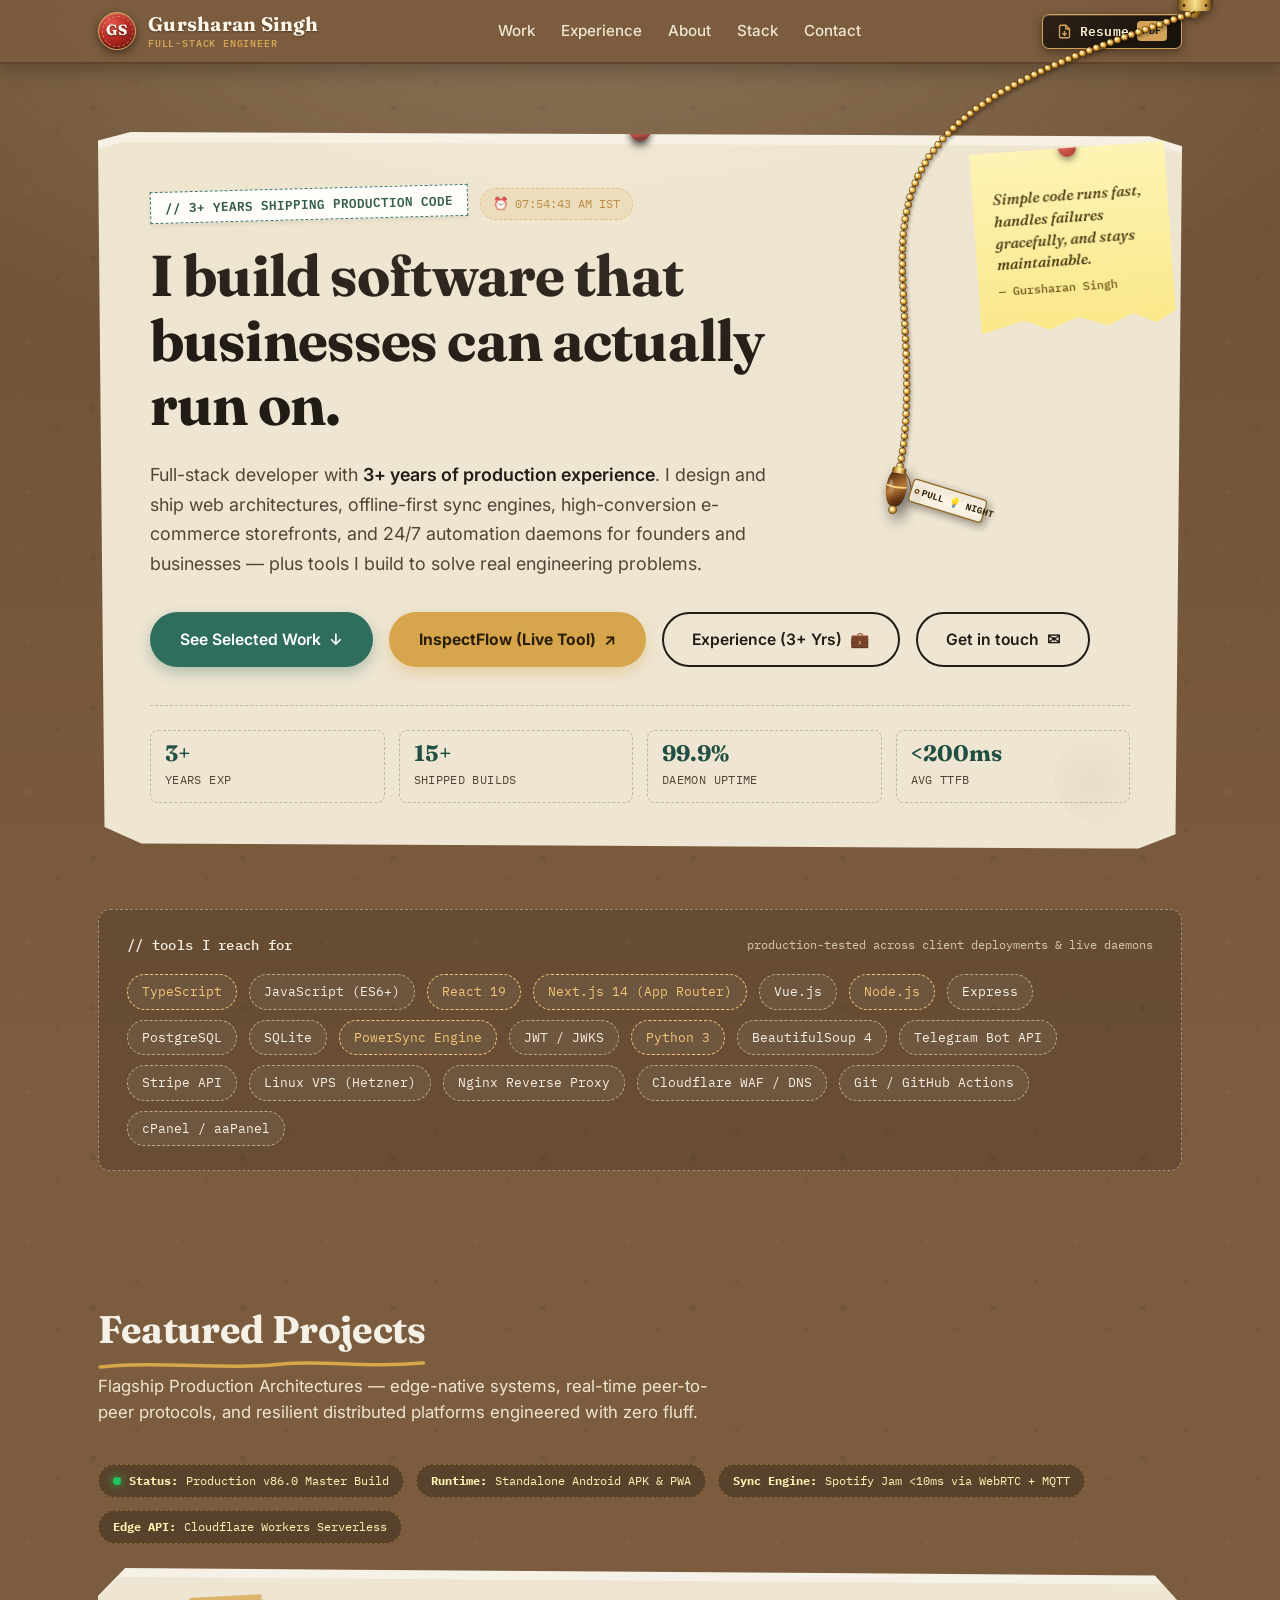
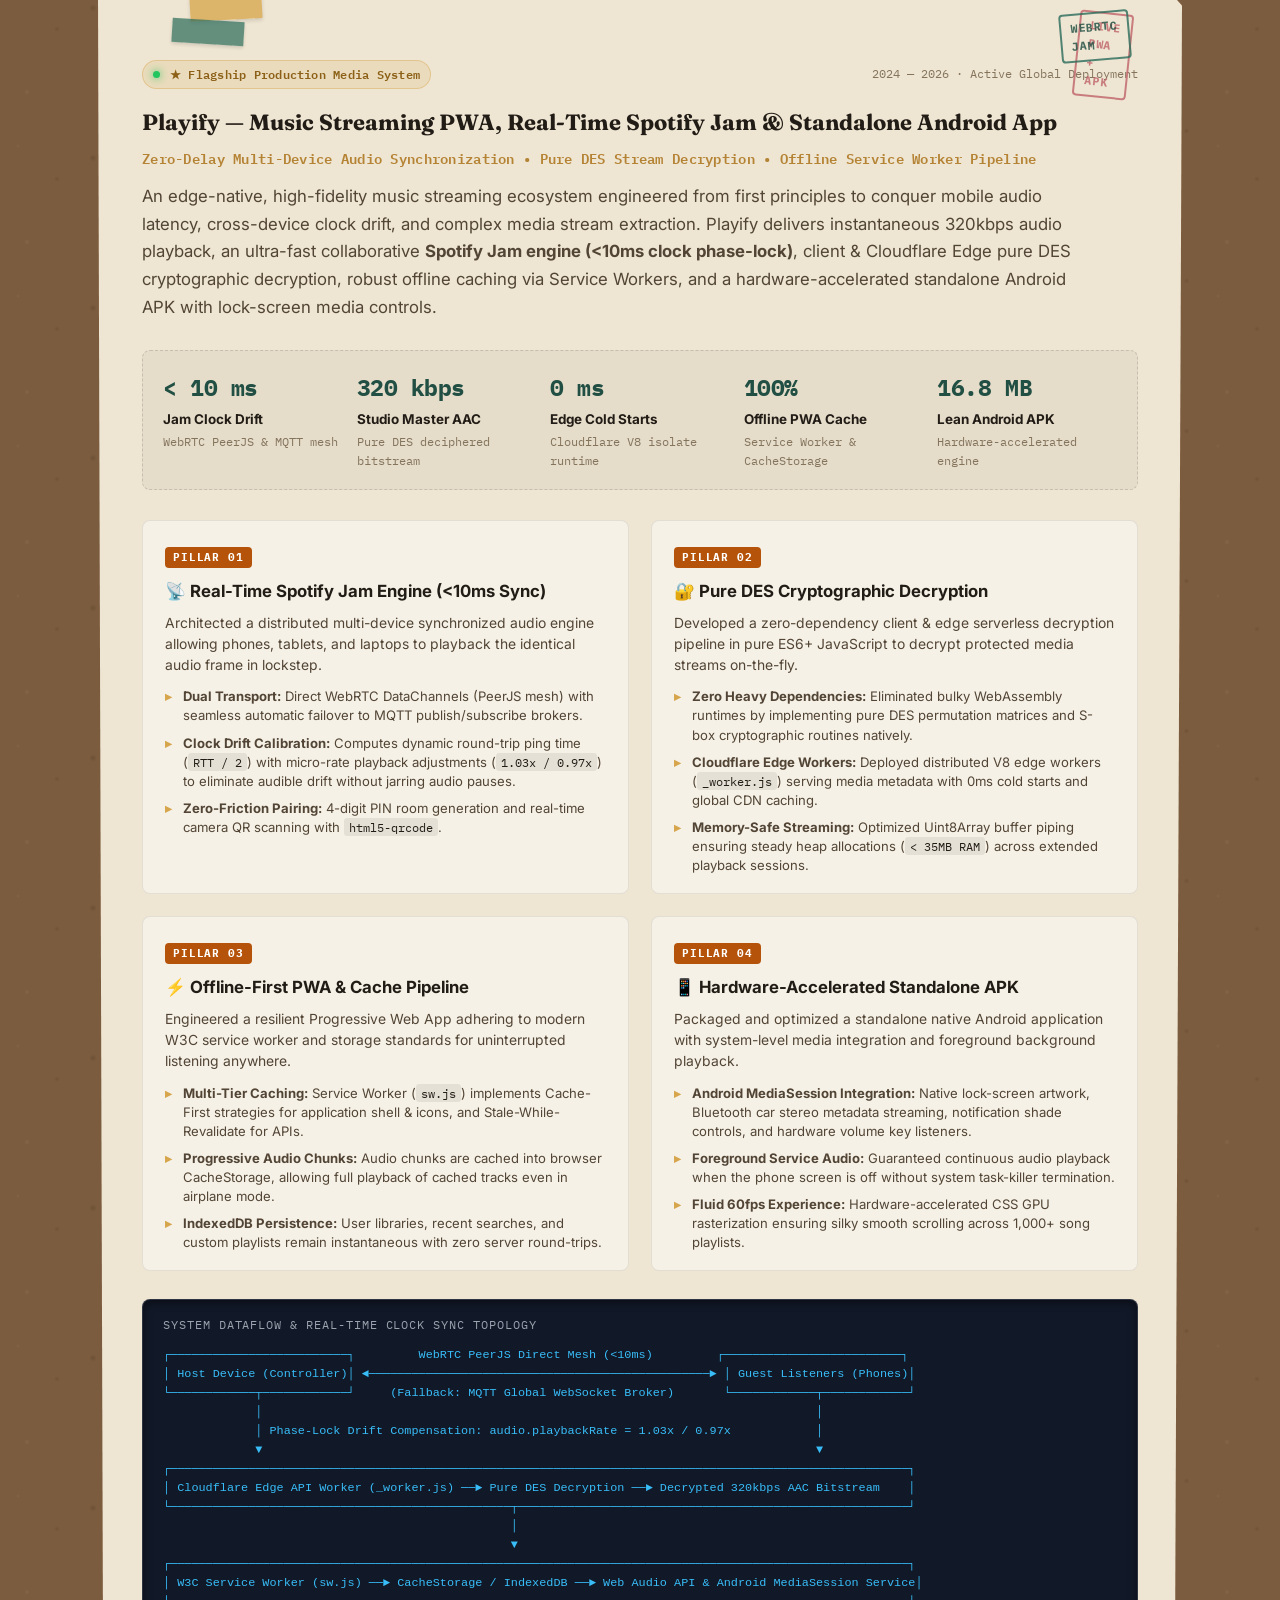
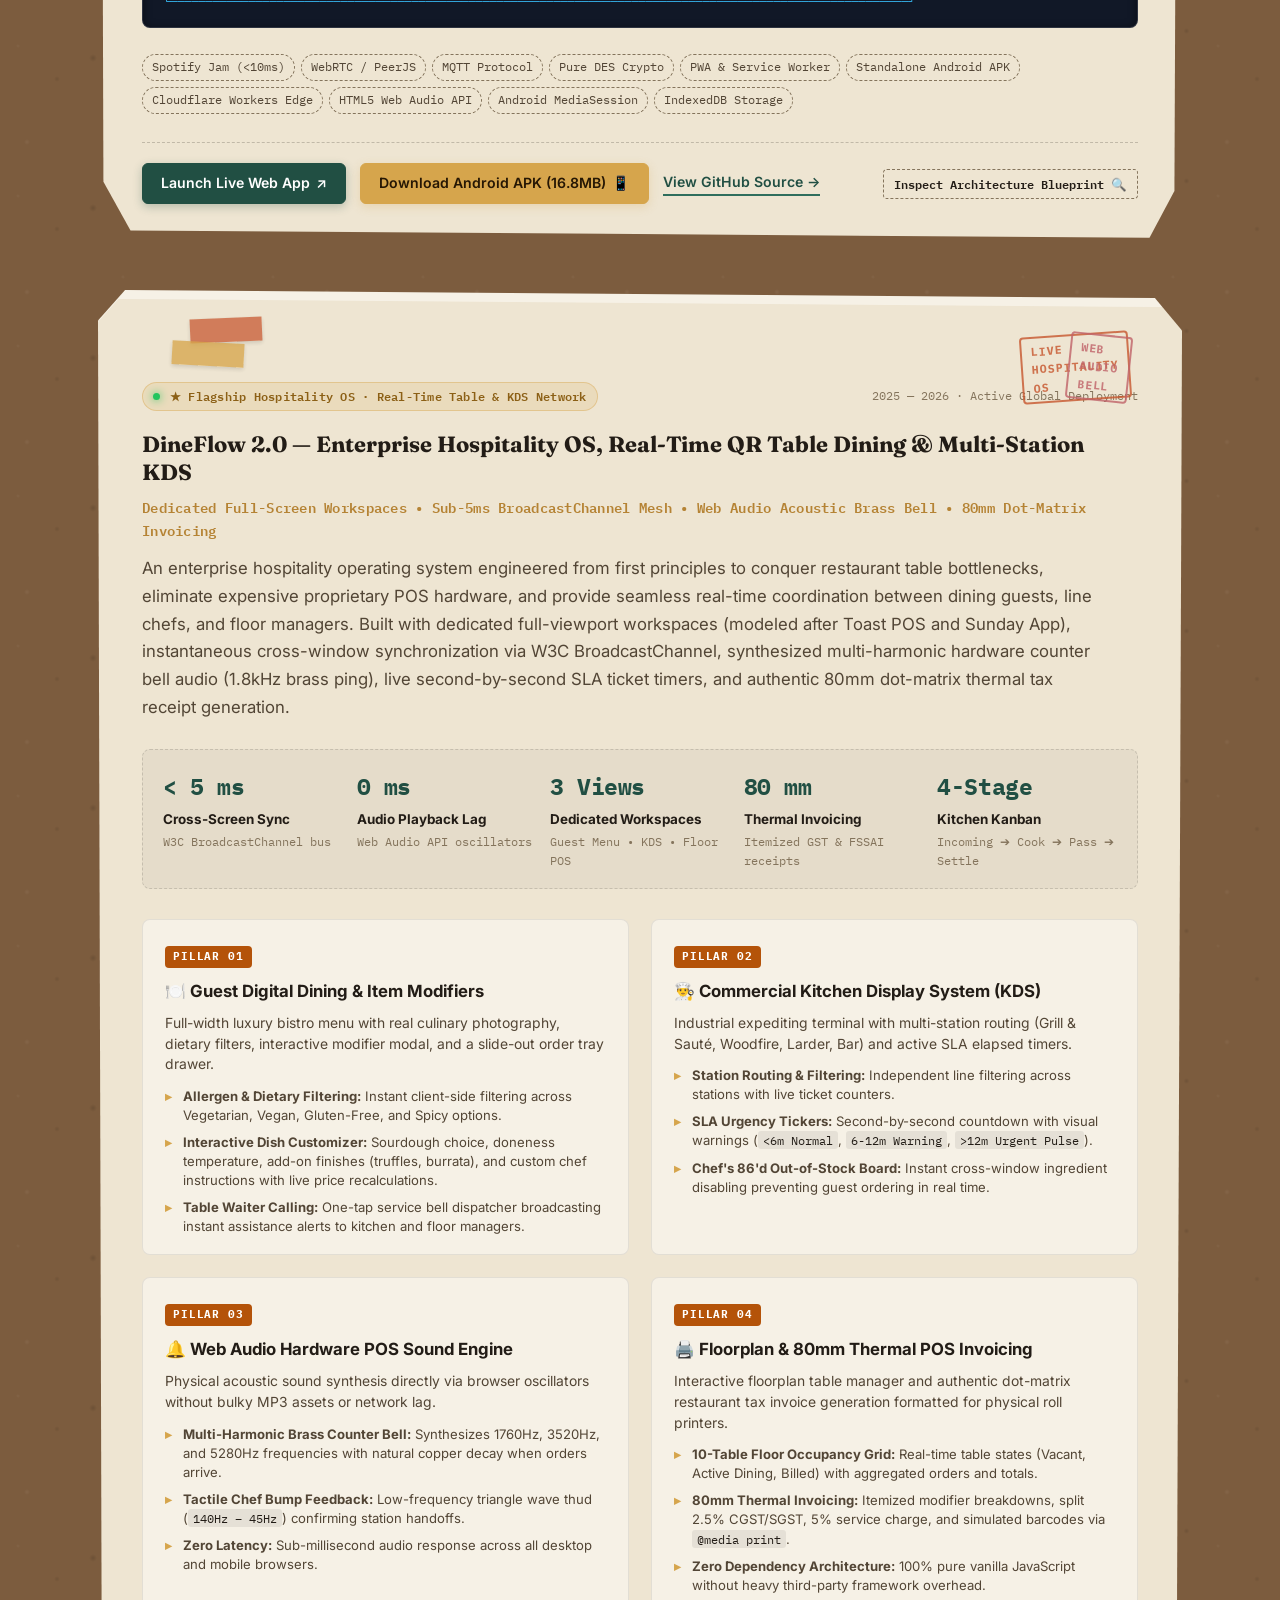
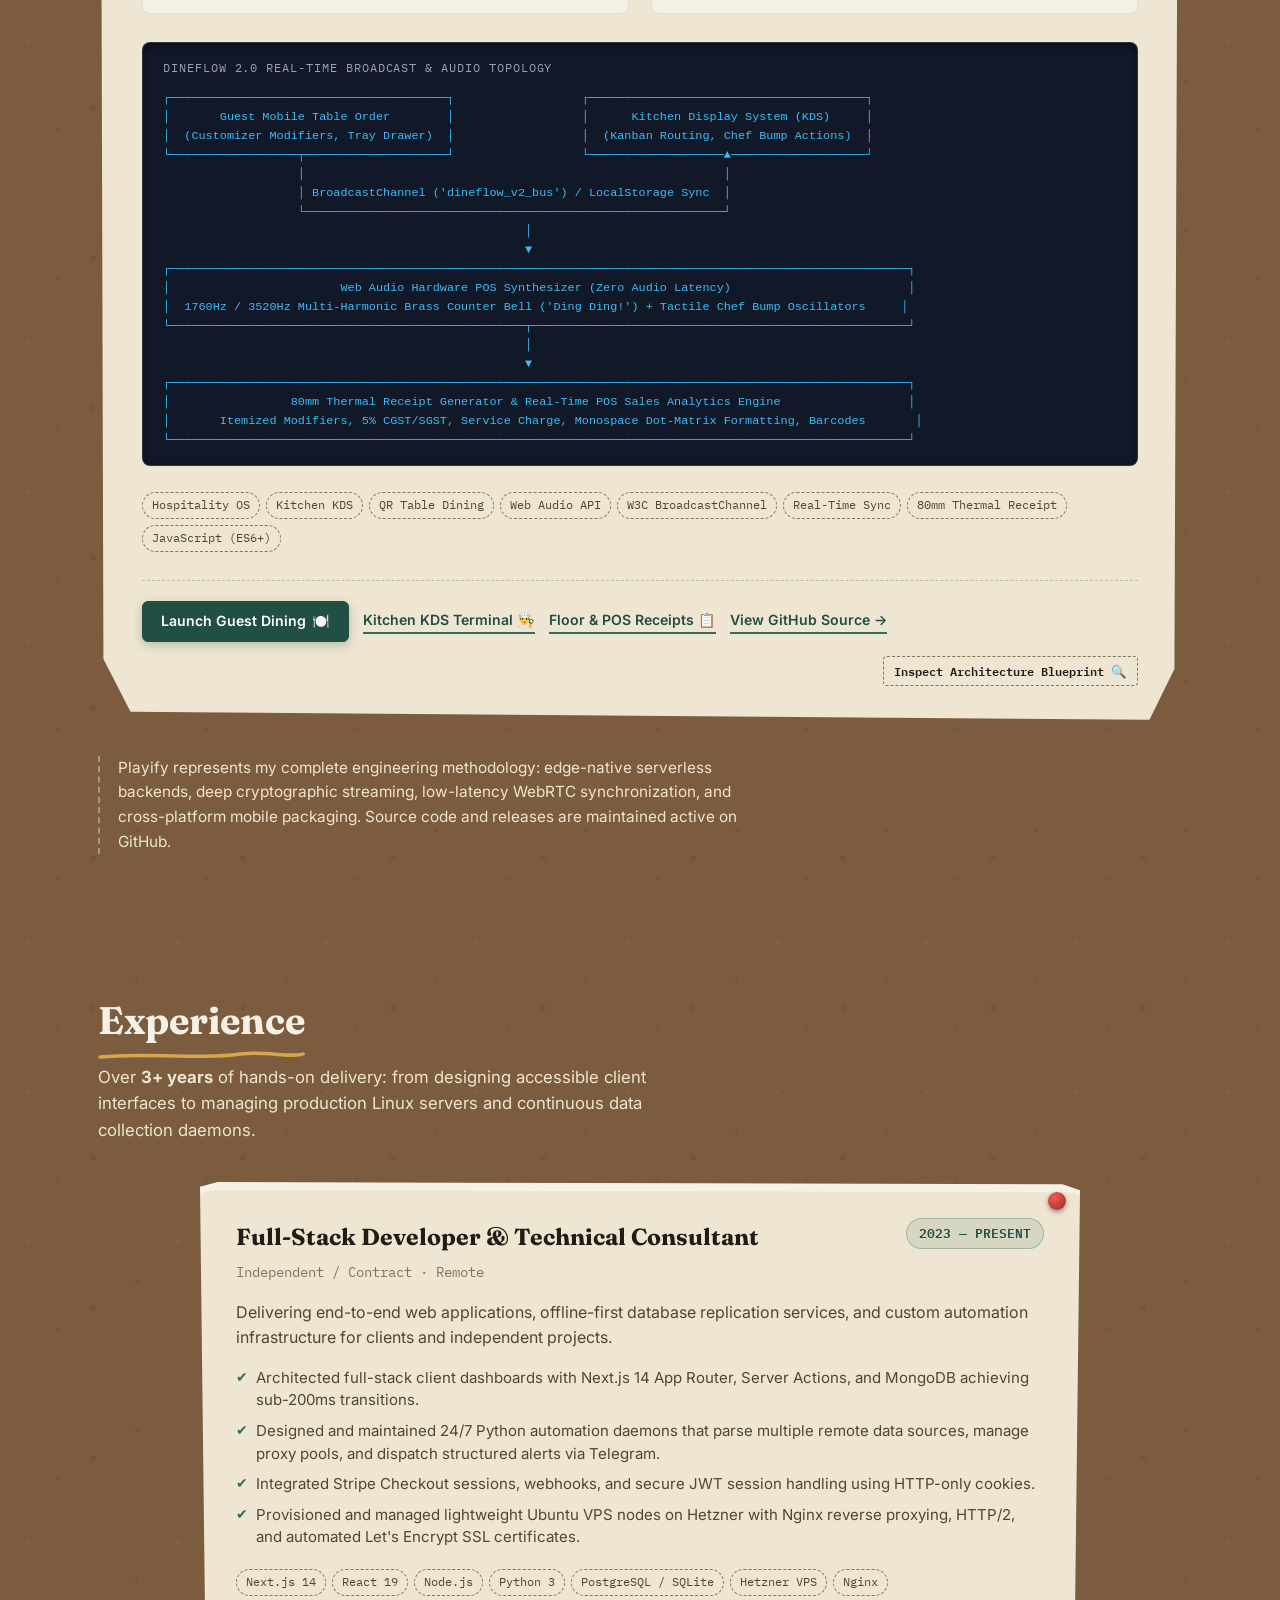
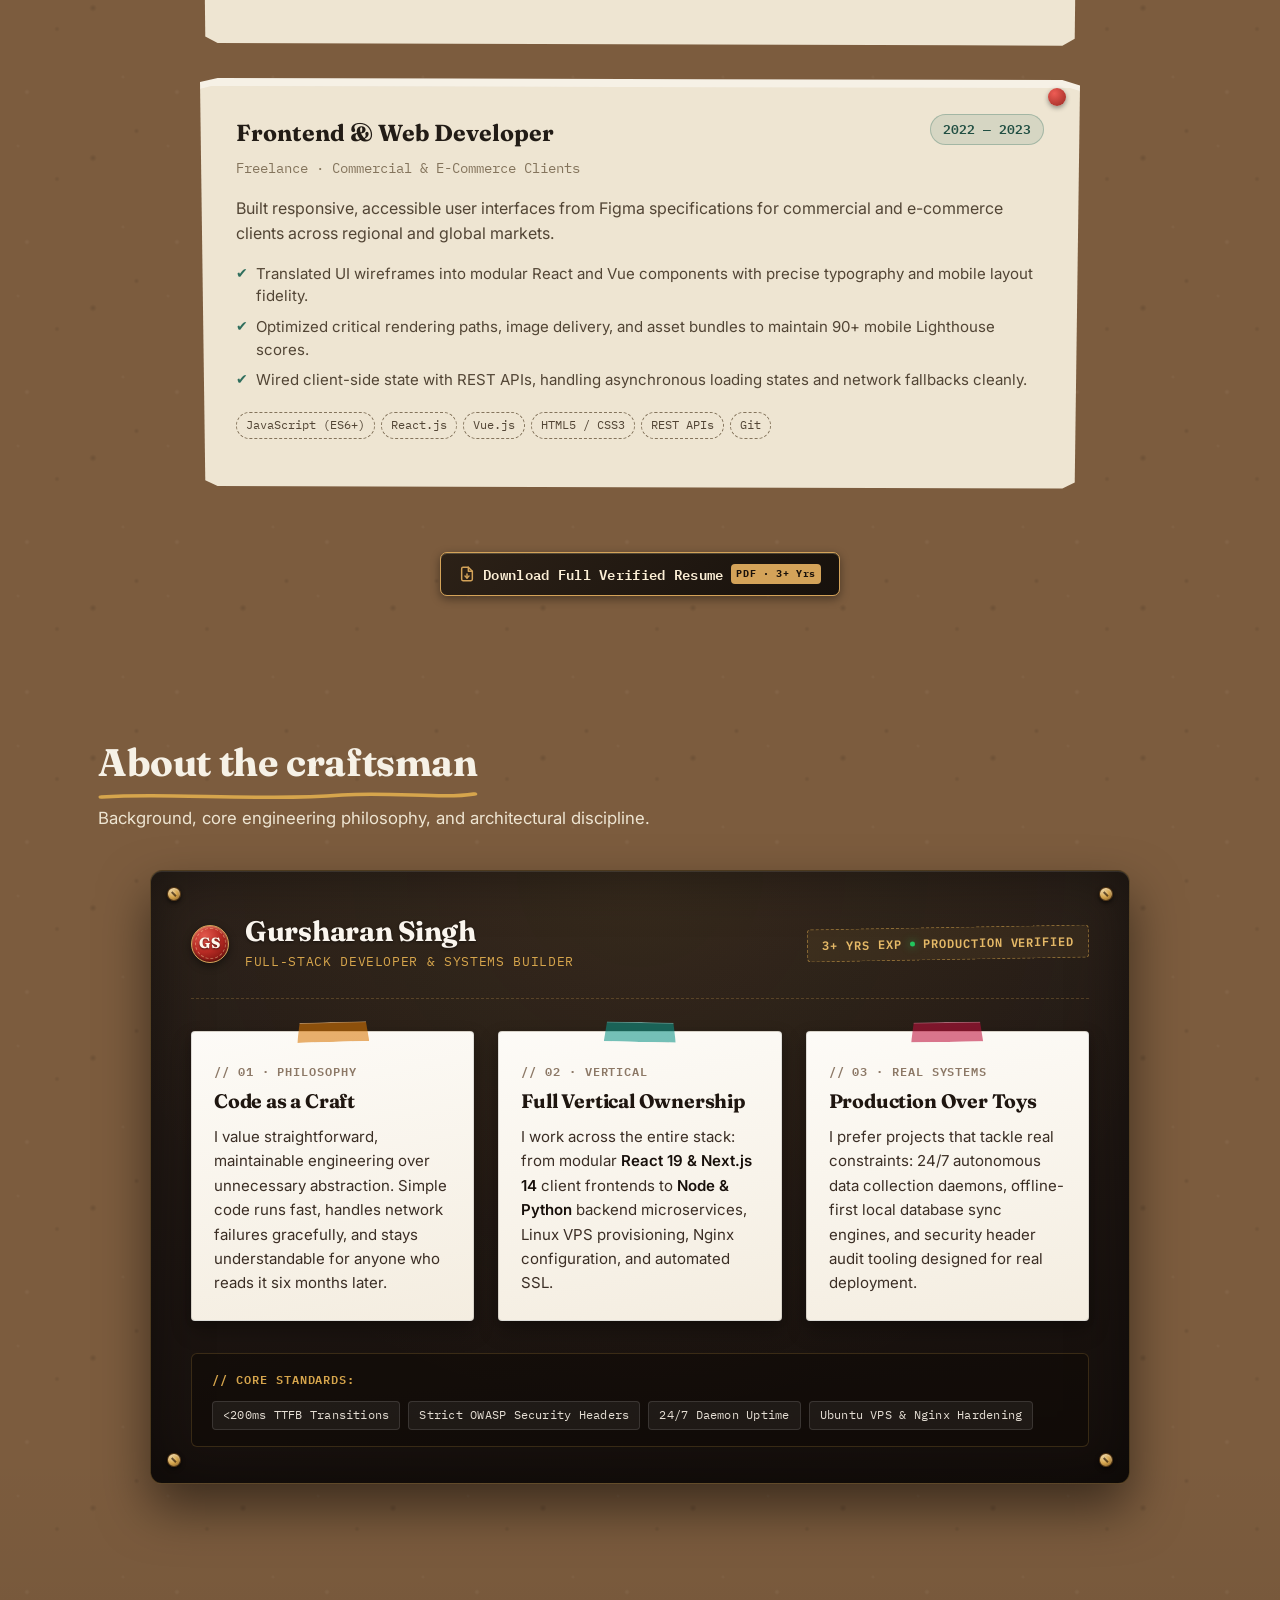
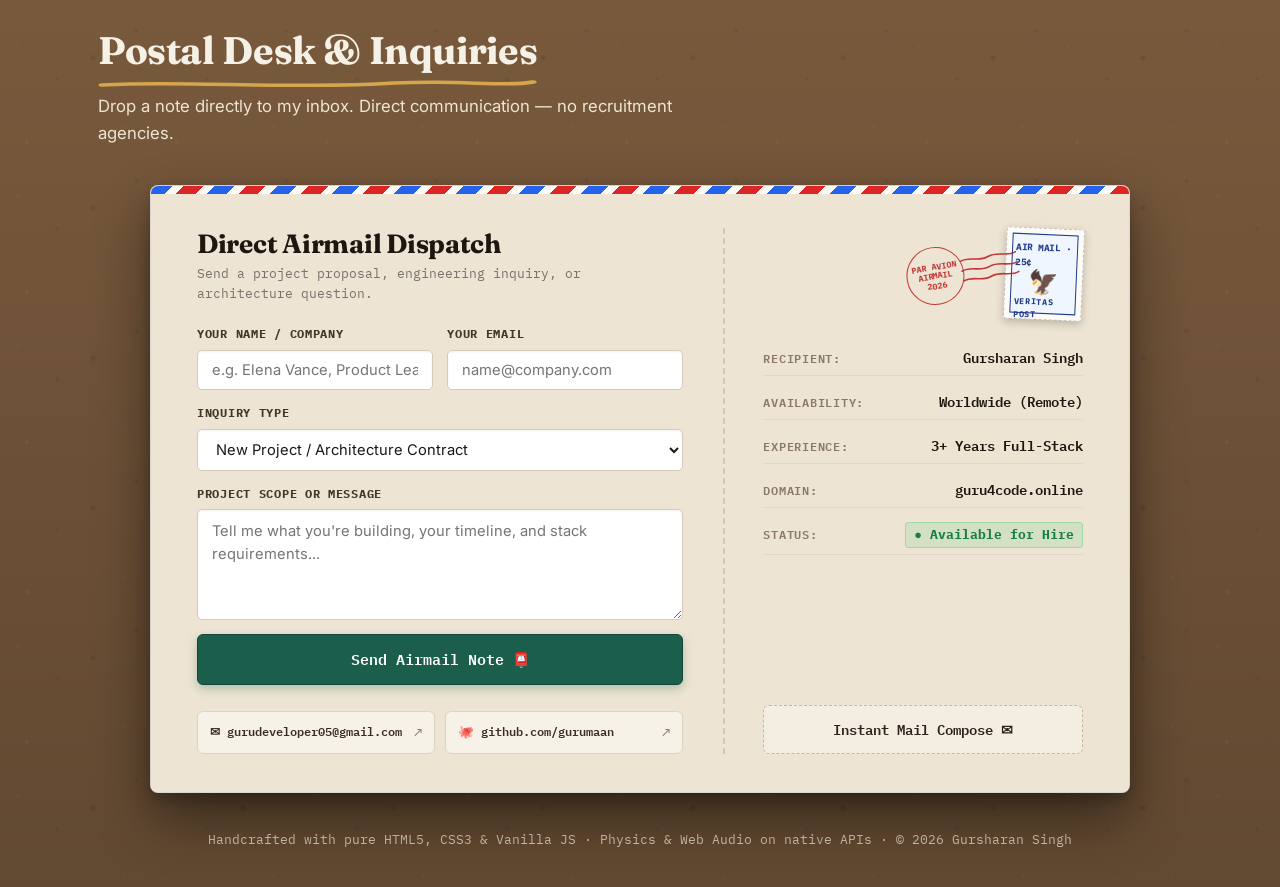
<file: index.html>
<!DOCTYPE html>
<html lang="en">
<head>
  <meta charset="UTF-8" />
  <meta name="viewport" content="width=device-width, initial-scale=1.0" />
  <title>Gursharan Singh — Full-Stack Developer &amp; Systems Builder</title>
  <meta name="description" content="Full-stack developer with 3+ years of production experience in TypeScript, React 19, Next.js 14, Node.js, and Python. Building web architectures, offline-first sync engines, and 24/7 automation daemons." />
  <meta name="author" content="Gursharan Singh" />

  <!-- OpenGraph / Social Metadata -->
  <meta property="og:title" content="Gursharan Singh — Full-Stack Developer" />
  <meta property="og:description" content="I build software that businesses can actually run on. Handcrafted developer portfolio with 3+ years experience." />
  <meta property="og:type" content="website" />
  <meta property="og:url" content="https://guru4code.online" />

  <!-- Google Fonts: Fraunces, Inter, IBM Plex Mono -->
  <link rel="preconnect" href="https://fonts.googleapis.com" />
  <link rel="preconnect" href="https://fonts.gstatic.com" crossorigin />
  <link href="https://fonts.googleapis.com/css2?family=Fraunces:ital,opsz,wght@0,9..144,400;0,9..144,500;0,9..144,600;0,9..144,700;1,9..144,500&family=Inter:wght@400;500;600;700&family=IBM+Plex+Mono:wght@400;500;600;700&display=swap" rel="stylesheet" />

  <link rel="stylesheet" href="style.css" />
</head>
<body>

  <!-- =========================================================================
       PHYSICAL HANGING DESK LAMP PULL CHAIN (VERLET PHYSICS ENGINE)
       Handcrafted brass ball chain with real multi-node pendulum & spring physics
       ========================================================================= -->
  <div class="lamp-physics-wrap" id="lampPhysicsWrap" aria-label="Physical Hanging Lamp Pull Chain" title="Pull or flick the brass chain to toggle the desk lamp!">
    <canvas id="lampPhysicsCanvas" class="lamp-physics-canvas"></canvas>
  </div>

  <!-- =========================================================================
       STICKY CORK NAVIGATION BAR
       ========================================================================= -->
  <nav class="cork-nav" id="mainNav">
    <div class="wrap nav-container">
      <div class="brand-wrapper">
        <a href="#top" class="brand-link" title="Gursharan Singh — Full-Stack Developer">
          <div class="brand-seal">
            <span class="brand-seal-inner">GS</span>
          </div>
          <div class="brand-text-block">
            <span class="brand-name">Gursharan Singh</span>
            <span class="brand-sub">Full-Stack Engineer</span>
          </div>
        </a>
      </div>

      <ul class="navlinks">
        <li><a href="#work">Work</a></li>
        <li><a href="#experience">Experience</a></li>
        <li><a href="#about">About</a></li>
        <li><a href="#stack">Stack</a></li>
        <li><a href="#contact">Contact</a></li>
      </ul>

      <div class="nav-actions">
        <a href="Gursharan_Singh_Resume.pdf" target="_blank" rel="noreferrer noopener" class="nav-btn-resume" title="Download Gursharan Singh's Resume (PDF)">
          <svg class="resume-icon" width="15" height="15" viewBox="0 0 24 24" fill="none" stroke="currentColor" stroke-width="2.2" stroke-linecap="round" stroke-linejoin="round" aria-hidden="true">
            <path d="M14 2H6a2 2 0 0 0-2 2v16a2 2 0 0 0 2 2h12a2 2 0 0 0 2-2V8z"></path>
            <polyline points="14 2 14 8 20 8"></polyline>
            <line x1="12" y1="18" x2="12" y2="12"></line>
            <polyline points="9 15 12 18 15 15"></polyline>
          </svg>
          <span class="resume-text">Resume</span>
          <span class="resume-badge">PDF</span>
        </a>
        <button class="nav-toggle" id="navToggle" aria-label="Toggle Navigation Menu">☰</button>
      </div>
    </div>

    <!-- Mobile Drawer -->
    <div class="mobile-nav-panel" id="mobileNavPanel">
      <ul>
        <li><a href="#work">Selected Work</a></li>
        <li><a href="#experience">Experience (3+ Yrs)</a></li>
        <li><a href="#about">About &amp; Philosophy</a></li>
        <li><a href="#stack">Tools &amp; Stack</a></li>
        <li><a href="#contact">Get in Touch</a></li>
        <li>
          <a href="Gursharan_Singh_Resume.pdf" target="_blank" class="mobile-resume-link">
            <span>Download Resume (PDF)</span>
            <span class="resume-badge">PDF · 3+ Yrs</span>
          </a>
        </li>
      </ul>
    </div>
  </nav>

  <!-- =========================================================================
       HERO SECTION — PINNED ARTISAN MEMO CARD
       ========================================================================= -->
  <header class="hero" id="top">
    <div class="wrap hero-layout">
      <!-- Damped Harmonic Pendulum Note -->
      <div class="hanging-note" id="hangingNote" title="Click or hover near the pin to swing!">
        <span class="note-pin" aria-hidden="true"></span>
        <p>Simple code runs fast, handles failures gracefully, and stays maintainable.</p>
        <span class="note-author">&mdash; Gursharan Singh</span>
      </div>

      <!-- Main Hero Pinned Card -->
      <div class="hero-card">
        <div class="pin" aria-hidden="true" title="Click me!"></div>

        <!-- Subtle Coffee Ring Watermark on Paper Corner -->
        <div class="coffee-stain" aria-hidden="true"></div>

        <div class="hero-meta-row">
          <span class="eyebrow-note">// 3+ YEARS SHIPPING PRODUCTION CODE</span>
          <div class="desk-clock-badge" id="deskClockBadge" title="Live Indian Standard Time">
            <span>⏰</span>
            <span id="deskClockText">Loading IST...</span>
          </div>
        </div>

        <h1 class="headline">I build software that businesses can actually run on.</h1>

        <p class="hero-sub">
          Full-stack developer with <strong>3+ years of production experience</strong>. I design and ship web architectures,
          offline-first sync engines, high-conversion e-commerce storefronts, and 24/7 automation daemons for founders and businesses &mdash;
          plus tools I build to solve real engineering problems.
        </p>

        <div class="hero-actions">
          <a href="#work" class="btn btn-primary">
            <span>See Selected Work</span>
            <span>↓</span>
          </a>
          <a href="http://localhost:3002" target="_blank" rel="noreferrer noopener" class="btn btn-flagship" title="Launch InspectFlow live security auditor">
            <span>InspectFlow (Live Tool)</span>
            <span>↗</span>
          </a>
          <a href="#experience" class="btn btn-ghost">
            <span>Experience (3+ Yrs)</span>
            <span>💼</span>
          </a>
          <a href="#contact" class="btn btn-ghost">
            <span>Get in touch</span>
            <span>✉</span>
          </a>
        </div>

        <!-- Quick Metrics Pinned Inside Hero -->
        <div class="hero-metrics">
          <div class="metric-item">
            <span class="metric-val">3+</span>
            <span class="metric-lbl">Years Exp</span>
          </div>
          <div class="metric-item">
            <span class="metric-val">15+</span>
            <span class="metric-lbl">Shipped Builds</span>
          </div>
          <div class="metric-item">
            <span class="metric-val">99.9%</span>
            <span class="metric-lbl">Daemon Uptime</span>
          </div>
          <div class="metric-item">
            <span class="metric-val">&lt;200ms</span>
            <span class="metric-lbl">Avg TTFB</span>
          </div>
        </div>
      </div>
    </div>
  </header>



  <!-- =========================================================================
       TOOLS I REACH FOR (STACK STRIP)
       ========================================================================= -->
  <section class="stack-strip" id="stack">
    <div class="wrap">
      <div class="stack-container">
        <div class="stack-header">
          <div class="label">// tools I reach for</div>
          <div class="stack-subtext">production-tested across client deployments &amp; live daemons</div>
        </div>
        <div class="stamp-row">
          <span class="stamp highlight">TypeScript</span>
          <span class="stamp">JavaScript (ES6+)</span>
          <span class="stamp highlight">React 19</span>
          <span class="stamp highlight">Next.js 14 (App Router)</span>
          <span class="stamp">Vue.js</span>
          <span class="stamp highlight">Node.js</span>
          <span class="stamp">Express</span>
          <span class="stamp">PostgreSQL</span>
          <span class="stamp">SQLite</span>
          <span class="stamp highlight">PowerSync Engine</span>
          <span class="stamp">JWT / JWKS</span>
          <span class="stamp highlight">Python 3</span>
          <span class="stamp">BeautifulSoup 4</span>
          <span class="stamp">Telegram Bot API</span>
          <span class="stamp">Stripe API</span>
          <span class="stamp">Linux VPS (Hetzner)</span>
          <span class="stamp">Nginx Reverse Proxy</span>
          <span class="stamp">Cloudflare WAF / DNS</span>
          <span class="stamp">Git / GitHub Actions</span>
          <span class="stamp">cPanel / aaPanel</span>
        </div>
      </div>
    </div>
  </section>

  <!-- =========================================================================
       SELECTED WORK (PINNED PROJECT GALLERY)
       ========================================================================= -->
  <section class="section" id="work">
    <div class="wrap">
      <div class="section-head">
        <h2 class="section-title">Featured Projects
          <svg class="underline" viewBox="0 0 240 12" preserveAspectRatio="none" aria-hidden="true">
            <path d="M2,8 C45,2 95,11 135,5 C165,1 195,9 238,4" stroke="#d6a54c" stroke-width="3.5" fill="none" stroke-linecap="round"/>
          </svg>
        </h2>
        <p class="section-desc">
          Flagship Production Architectures &mdash; edge-native systems, real-time peer-to-peer protocols, and resilient distributed platforms engineered with zero fluff.
        </p>
      </div>

      <!-- Quick Status Strip -->
      <div class="playify-status-banner">
        <div class="banner-pill"><span class="pulse-dot"></span> <strong>Status:</strong> Production v86.0 Master Build</div>
        <div class="banner-pill"><strong>Runtime:</strong> Standalone Android APK &amp; PWA</div>
        <div class="banner-pill"><strong>Sync Engine:</strong> Spotify Jam &lt;10ms via WebRTC + MQTT</div>
        <div class="banner-pill"><strong>Edge API:</strong> Cloudflare Workers Serverless</div>
      </div>

      <div class="work-grid playify-single-grid">

        <!-- FLAGSHIP MASTER SHOWCASE: Playify -->
        <article class="card playify-master-card" data-category="flagship fullstack mobile media">
          <div class="tape ochre" style="left: 48px; top: -16px; transform: rotate(-3deg);" aria-hidden="true"></div>
          <div class="tape teal" style="right: 48px; top: -16px; transform: rotate(3.5deg);" aria-hidden="true"></div>
          
          <div class="playify-stamp-badge-cluster">
            <span class="rubber-stamp">LIVE PWA + APK</span>
            <span class="rubber-stamp teal">WEBRTC JAM</span>
          </div>

          <div class="card-top-meta">
            <span class="card-status status-flagship"><span class="pulse-dot" style="display:inline-block; width:7px; height:7px; border-radius:50%; background:#22c55e; margin-right:4px;"></span>★ Flagship Production Media System</span>
            <span class="card-year">2024 &mdash; 2026 · Active Global Deployment</span>
          </div>

          <div class="playify-header-block">
            <h3 class="playify-master-title">Playify &mdash; Music Streaming PWA, Real-Time Spotify Jam &amp; Standalone Android App</h3>
            <p class="playify-subtitle">Zero-Delay Multi-Device Audio Synchronization &bull; Pure DES Stream Decryption &bull; Offline Service Worker Pipeline</p>
          </div>

          <p class="card-lead playify-lead-text">
            An edge-native, high-fidelity music streaming ecosystem engineered from first principles to conquer mobile audio latency, cross-device clock drift, and complex media stream extraction. Playify delivers instantaneous 320kbps audio playback, an ultra-fast collaborative <strong>Spotify Jam engine (&lt;10ms clock phase-lock)</strong>, client &amp; Cloudflare Edge pure DES cryptographic decryption, robust offline caching via Service Workers, and a hardware-accelerated standalone Android APK with lock-screen media controls.
          </p>

          <!-- Live Performance & Engineering Benchmarks Strip -->
          <div class="playify-specs-strip">
            <div class="spec-cell">
              <span class="spec-value">&lt; 10 ms</span>
              <span class="spec-name">Jam Clock Drift</span>
              <span class="spec-desc">WebRTC PeerJS &amp; MQTT mesh</span>
            </div>
            <div class="spec-cell">
              <span class="spec-value">320 kbps</span>
              <span class="spec-name">Studio Master AAC</span>
              <span class="spec-desc">Pure DES deciphered bitstream</span>
            </div>
            <div class="spec-cell">
              <span class="spec-value">0 ms</span>
              <span class="spec-name">Edge Cold Starts</span>
              <span class="spec-desc">Cloudflare V8 isolate runtime</span>
            </div>
            <div class="spec-cell">
              <span class="spec-value">100%</span>
              <span class="spec-name">Offline PWA Cache</span>
              <span class="spec-desc">Service Worker &amp; CacheStorage</span>
            </div>
            <div class="spec-cell">
              <span class="spec-value">16.8 MB</span>
              <span class="spec-name">Lean Android APK</span>
              <span class="spec-desc">Hardware-accelerated engine</span>
            </div>
          </div>

          <!-- 4 Core Technical Architecture Pillars -->
          <div class="playify-pillars-grid">
            <div class="pillar-card">
              <div class="pillar-badge">Pillar 01</div>
              <h4 class="pillar-title">📡 Real-Time Spotify Jam Engine (&lt;10ms Sync)</h4>
              <p class="pillar-desc">
                Architected a distributed multi-device synchronized audio engine allowing phones, tablets, and laptops to playback the identical audio frame in lockstep.
              </p>
              <ul class="pillar-list">
                <li><strong>Dual Transport:</strong> Direct WebRTC DataChannels (PeerJS mesh) with seamless automatic failover to MQTT publish/subscribe brokers.</li>
                <li><strong>Clock Drift Calibration:</strong> Computes dynamic round-trip ping time (<code class="inline-code">RTT / 2</code>) with micro-rate playback adjustments (<code class="inline-code">1.03x / 0.97x</code>) to eliminate audible drift without jarring audio pauses.</li>
                <li><strong>Zero-Friction Pairing:</strong> 4-digit PIN room generation and real-time camera QR scanning with <code class="inline-code">html5-qrcode</code>.</li>
              </ul>
            </div>

            <div class="pillar-card">
              <div class="pillar-badge">Pillar 02</div>
              <h4 class="pillar-title">🔐 Pure DES Cryptographic Decryption</h4>
              <p class="pillar-desc">
                Developed a zero-dependency client &amp; edge serverless decryption pipeline in pure ES6+ JavaScript to decrypt protected media streams on-the-fly.
              </p>
              <ul class="pillar-list">
                <li><strong>Zero Heavy Dependencies:</strong> Eliminated bulky WebAssembly runtimes by implementing pure DES permutation matrices and S-box cryptographic routines natively.</li>
                <li><strong>Cloudflare Edge Workers:</strong> Deployed distributed V8 edge workers (<code class="inline-code">_worker.js</code>) serving media metadata with 0ms cold starts and global CDN caching.</li>
                <li><strong>Memory-Safe Streaming:</strong> Optimized Uint8Array buffer piping ensuring steady heap allocations (<code class="inline-code">&lt; 35MB RAM</code>) across extended playback sessions.</li>
              </ul>
            </div>

            <div class="pillar-card">
              <div class="pillar-badge">Pillar 03</div>
              <h4 class="pillar-title">⚡ Offline-First PWA &amp; Cache Pipeline</h4>
              <p class="pillar-desc">
                Engineered a resilient Progressive Web App adhering to modern W3C service worker and storage standards for uninterrupted listening anywhere.
              </p>
              <ul class="pillar-list">
                <li><strong>Multi-Tier Caching:</strong> Service Worker (<code class="inline-code">sw.js</code>) implements Cache-First strategies for application shell &amp; icons, and Stale-While-Revalidate for APIs.</li>
                <li><strong>Progressive Audio Chunks:</strong> Audio chunks are cached into browser CacheStorage, allowing full playback of cached tracks even in airplane mode.</li>
                <li><strong>IndexedDB Persistence:</strong> User libraries, recent searches, and custom playlists remain instantaneous with zero server round-trips.</li>
              </ul>
            </div>

            <div class="pillar-card">
              <div class="pillar-badge">Pillar 04</div>
              <h4 class="pillar-title">📱 Hardware-Accelerated Standalone APK</h4>
              <p class="pillar-desc">
                Packaged and optimized a standalone native Android application with system-level media integration and foreground background playback.
              </p>
              <ul class="pillar-list">
                <li><strong>Android MediaSession Integration:</strong> Native lock-screen artwork, Bluetooth car stereo metadata streaming, notification shade controls, and hardware volume key listeners.</li>
                <li><strong>Foreground Service Audio:</strong> Guaranteed continuous audio playback when the phone screen is off without system task-killer termination.</li>
                <li><strong>Fluid 60fps Experience:</strong> Hardware-accelerated CSS GPU rasterization ensuring silky smooth scrolling across 1,000+ song playlists.</li>
              </ul>
            </div>
          </div>

          <!-- System Architecture Topology Flow -->
          <div class="playify-topo-box">
            <div class="topo-title">System Dataflow &amp; Real-Time Clock Sync Topology</div>
            <pre class="topo-diagram"><code>┌─────────────────────────┐         WebRTC PeerJS Direct Mesh (&lt;10ms)         ┌─────────────────────────┐
│ Host Device (Controller)│ ◄────────────────────────────────────────────────► │ Guest Listeners (Phones)│
└────────────┬────────────┘     (Fallback: MQTT Global WebSocket Broker)       └────────────┬────────────┘
             │                                                                              │
             │ Phase-Lock Drift Compensation: audio.playbackRate = 1.03x / 0.97x            │
             ▼                                                                              ▼
┌────────────────────────────────────────────────────────────────────────────────────────────────────────┐
│ Cloudflare Edge API Worker (_worker.js) ──► Pure DES Decryption ──► Decrypted 320kbps AAC Bitstream    │
└────────────────────────────────────────────────┬───────────────────────────────────────────────────────┘
                                                 │
                                                 ▼
┌────────────────────────────────────────────────────────────────────────────────────────────────────────┐
│ W3C Service Worker (sw.js) ──► CacheStorage / IndexedDB ──► Web Audio API &amp; Android MediaSession Service│
└────────────────────────────────────────────────────────────────────────────────────────────────────────┘</code></pre>
          </div>

          <!-- Tech Stack Badges -->
          <div class="tag-row playify-tags">
            <span class="tag">Spotify Jam (&lt;10ms)</span>
            <span class="tag">WebRTC / PeerJS</span>
            <span class="tag">MQTT Protocol</span>
            <span class="tag">Pure DES Crypto</span>
            <span class="tag">PWA &amp; Service Worker</span>
            <span class="tag">Standalone Android APK</span>
            <span class="tag">Cloudflare Workers Edge</span>
            <span class="tag">HTML5 Web Audio API</span>
            <span class="tag">Android MediaSession</span>
            <span class="tag">IndexedDB Storage</span>
          </div>

          <!-- Action Links & Inspection Button -->
          <div class="card-footer-links playify-action-bar">
            <a href="https://peaceful-davinci.cotton-vole.workers.dev" target="_blank" rel="noreferrer noopener" class="card-link btn-primary-highlight" title="Launch live streaming web app">
              <span>Launch Live Web App</span>
              <span>↗</span>
            </a>
            <a href="https://peaceful-davinci.cotton-vole.workers.dev/Playify.apk" target="_blank" rel="noreferrer noopener" class="card-link btn-apk-download" title="Download standalone Android APK">
              <span>Download Android APK (16.8MB)</span>
              <span>📱</span>
            </a>
            <a href="https://github.com/gurumaan/playify" target="_blank" rel="noreferrer noopener" class="card-link" title="View Playify repository on GitHub">
              <span>View GitHub Source</span>
              <span>→</span>
            </a>
            <button class="card-btn-inspect" data-project="playify" title="Inspect architecture blueprint modal">Inspect Architecture Blueprint 🔍</button>
          </div>
        </article>

        <!-- FLAGSHIP MASTER SHOWCASE 2: DineFlow 2.0 (HOSPITALITY OS & REAL-TIME KDS) -->
        <article class="card playify-master-card dineflow-master-card" data-category="flagship fullstack realtime hospitality" style="margin-top: 52px;">
          <div class="tape terracotta" style="left: 48px; top: -16px; transform: rotate(-2.5deg);" aria-hidden="true"></div>
          <div class="tape ochre" style="right: 48px; top: -16px; transform: rotate(3deg);" aria-hidden="true"></div>
          
          <div class="playify-stamp-badge-cluster">
            <span class="rubber-stamp terracotta">LIVE HOSPITALITY OS</span>
            <span class="rubber-stamp">WEB AUDIO BELL</span>
          </div>

          <div class="card-top-meta">
            <span class="card-status status-flagship"><span class="pulse-dot" style="display:inline-block; width:7px; height:7px; border-radius:50%; background:#22c55e; margin-right:4px;"></span>★ Flagship Hospitality OS · Real-Time Table &amp; KDS Network</span>
            <span class="card-year">2025 &mdash; 2026 · Active Global Deployment</span>
          </div>

          <div class="playify-header-block">
            <h3 class="playify-master-title">DineFlow 2.0 &mdash; Enterprise Hospitality OS, Real-Time QR Table Dining &amp; Multi-Station KDS</h3>
            <p class="playify-subtitle">Dedicated Full-Screen Workspaces &bull; Sub-5ms BroadcastChannel Mesh &bull; Web Audio Acoustic Brass Bell &bull; 80mm Dot-Matrix Invoicing</p>
          </div>

          <p class="card-lead playify-lead-text">
            An enterprise hospitality operating system engineered from first principles to conquer restaurant table bottlenecks, eliminate expensive proprietary POS hardware, and provide seamless real-time coordination between dining guests, line chefs, and floor managers. Built with dedicated full-viewport workspaces (modeled after Toast POS and Sunday App), instantaneous cross-window synchronization via W3C BroadcastChannel, synthesized multi-harmonic hardware counter bell audio (1.8kHz brass ping), live second-by-second SLA ticket timers, and authentic 80mm dot-matrix thermal tax receipt generation.
          </p>

          <!-- Live Performance & Engineering Benchmarks Strip -->
          <div class="playify-specs-strip dineflow-specs-strip">
            <div class="spec-cell">
              <span class="spec-value">&lt; 5 ms</span>
              <span class="spec-name">Cross-Screen Sync</span>
              <span class="spec-desc">W3C BroadcastChannel bus</span>
            </div>
            <div class="spec-cell">
              <span class="spec-value">0 ms</span>
              <span class="spec-name">Audio Playback Lag</span>
              <span class="spec-desc">Web Audio API oscillators</span>
            </div>
            <div class="spec-cell">
              <span class="spec-value">3 Views</span>
              <span class="spec-name">Dedicated Workspaces</span>
              <span class="spec-desc">Guest Menu &bull; KDS &bull; Floor POS</span>
            </div>
            <div class="spec-cell">
              <span class="spec-value">80 mm</span>
              <span class="spec-name">Thermal Invoicing</span>
              <span class="spec-desc">Itemized GST &amp; FSSAI receipts</span>
            </div>
            <div class="spec-cell">
              <span class="spec-value">4-Stage</span>
              <span class="spec-name">Kitchen Kanban</span>
              <span class="spec-desc">Incoming ➔ Cook ➔ Pass ➔ Settle</span>
            </div>
          </div>

          <!-- 4 Core Technical Architecture Pillars -->
          <div class="playify-pillars-grid">
            <div class="pillar-card">
              <div class="pillar-badge">Pillar 01</div>
              <h4 class="pillar-title">🍽️ Guest Digital Dining &amp; Item Modifiers</h4>
              <p class="pillar-desc">
                Full-width luxury bistro menu with real culinary photography, dietary filters, interactive modifier modal, and a slide-out order tray drawer.
              </p>
              <ul class="pillar-list">
                <li><strong>Allergen &amp; Dietary Filtering:</strong> Instant client-side filtering across Vegetarian, Vegan, Gluten-Free, and Spicy options.</li>
                <li><strong>Interactive Dish Customizer:</strong> Sourdough choice, doneness temperature, add-on finishes (truffles, burrata), and custom chef instructions with live price recalculations.</li>
                <li><strong>Table Waiter Calling:</strong> One-tap service bell dispatcher broadcasting instant assistance alerts to kitchen and floor managers.</li>
              </ul>
            </div>

            <div class="pillar-card">
              <div class="pillar-badge">Pillar 02</div>
              <h4 class="pillar-title">👨‍🍳 Commercial Kitchen Display System (KDS)</h4>
              <p class="pillar-desc">
                Industrial expediting terminal with multi-station routing (Grill &amp; Sauté, Woodfire, Larder, Bar) and active SLA elapsed timers.
              </p>
              <ul class="pillar-list">
                <li><strong>Station Routing &amp; Filtering:</strong> Independent line filtering across stations with live ticket counters.</li>
                <li><strong>SLA Urgency Tickers:</strong> Second-by-second countdown with visual warnings (<code class="inline-code">&lt;6m Normal</code>, <code class="inline-code">6-12m Warning</code>, <code class="inline-code">&gt;12m Urgent Pulse</code>).</li>
                <li><strong>Chef's 86'd Out-of-Stock Board:</strong> Instant cross-window ingredient disabling preventing guest ordering in real time.</li>
              </ul>
            </div>

            <div class="pillar-card">
              <div class="pillar-badge">Pillar 03</div>
              <h4 class="pillar-title">🔔 Web Audio Hardware POS Sound Engine</h4>
              <p class="pillar-desc">
                Physical acoustic sound synthesis directly via browser oscillators without bulky MP3 assets or network lag.
              </p>
              <ul class="pillar-list">
                <li><strong>Multi-Harmonic Brass Counter Bell:</strong> Synthesizes 1760Hz, 3520Hz, and 5280Hz frequencies with natural copper decay when orders arrive.</li>
                <li><strong>Tactile Chef Bump Feedback:</strong> Low-frequency triangle wave thud (<code class="inline-code">140Hz &ndash; 45Hz</code>) confirming station handoffs.</li>
                <li><strong>Zero Latency:</strong> Sub-millisecond audio response across all desktop and mobile browsers.</li>
              </ul>
            </div>

            <div class="pillar-card">
              <div class="pillar-badge">Pillar 04</div>
              <h4 class="pillar-title">🖨️ Floorplan &amp; 80mm Thermal POS Invoicing</h4>
              <p class="pillar-desc">
                Interactive floorplan table manager and authentic dot-matrix restaurant tax invoice generation formatted for physical roll printers.
              </p>
              <ul class="pillar-list">
                <li><strong>10-Table Floor Occupancy Grid:</strong> Real-time table states (Vacant, Active Dining, Billed) with aggregated orders and totals.</li>
                <li><strong>80mm Thermal Invoicing:</strong> Itemized modifier breakdowns, split 2.5% CGST/SGST, 5% service charge, and simulated barcodes via <code class="inline-code">@media print</code>.</li>
                <li><strong>Zero Dependency Architecture:</strong> 100% pure vanilla JavaScript without heavy third-party framework overhead.</li>
              </ul>
            </div>
          </div>

          <!-- System Architecture Topology Flow -->
          <div class="playify-topo-box">
            <div class="topo-title">DineFlow 2.0 Real-Time Broadcast &amp; Audio Topology</div>
            <pre class="topo-diagram"><code>┌───────────────────────────────────────┐                  ┌───────────────────────────────────────┐
│       Guest Mobile Table Order        │                  │      Kitchen Display System (KDS)     │
│  (Customizer Modifiers, Tray Drawer)  │                  │  (Kanban Routing, Chef Bump Actions)  │
└──────────────────┬────────────────────┘                  └───────────────────▲───────────────────┘
                   │                                                           │
                   │ BroadcastChannel ('dineflow_v2_bus') / LocalStorage Sync  │
                   └───────────────────────────────────────────────────────────┘
                                                   │
                                                   ▼
┌────────────────────────────────────────────────────────────────────────────────────────────────────────┐
│                        Web Audio Hardware POS Synthesizer (Zero Audio Latency)                         │
│  1760Hz / 3520Hz Multi-Harmonic Brass Counter Bell ('Ding Ding!') + Tactile Chef Bump Oscillators     │
└──────────────────────────────────────────────────┬─────────────────────────────────────────────────────┘
                                                   │
                                                   ▼
┌────────────────────────────────────────────────────────────────────────────────────────────────────────┐
│                 80mm Thermal Receipt Generator &amp; Real-Time POS Sales Analytics Engine                  │
│       Itemized Modifiers, 5% CGST/SGST, Service Charge, Monospace Dot-Matrix Formatting, Barcodes       │
└────────────────────────────────────────────────────────────────────────────────────────────────────────┘</code></pre>
          </div>

          <!-- Tech Stack Badges -->
          <div class="tag-row playify-tags">
            <span class="tag">Hospitality OS</span>
            <span class="tag">Kitchen KDS</span>
            <span class="tag">QR Table Dining</span>
            <span class="tag">Web Audio API</span>
            <span class="tag">W3C BroadcastChannel</span>
            <span class="tag">Real-Time Sync</span>
            <span class="tag">80mm Thermal Receipt</span>
            <span class="tag">JavaScript (ES6+)</span>
          </div>

          <!-- Action Links & Inspection Button -->
          <div class="card-footer-links playify-action-bar">
            <a href="dineflow/" target="_blank" rel="noreferrer noopener" class="card-link btn-primary-highlight" title="Launch DineFlow Guest Dining">
              <span>Launch Guest Dining</span>
              <span>🍽️</span>
            </a>
            <a href="dineflow/?view=kds" target="_blank" rel="noreferrer noopener" class="card-link" title="Open Kitchen KDS Terminal">
              <span>Kitchen KDS Terminal</span>
              <span>👨‍🍳</span>
            </a>
            <a href="dineflow/?view=floor" target="_blank" rel="noreferrer noopener" class="card-link" title="Floor Manager &amp; POS Receipts">
              <span>Floor &amp; POS Receipts</span>
              <span>📋</span>
            </a>
            <a href="https://github.com/gurumaan/dineflow" target="_blank" rel="noreferrer noopener" class="card-link" title="View DineFlow repository on GitHub">
              <span>View GitHub Source</span>
              <span>→</span>
            </a>
            <button class="card-btn-inspect" data-project="dineflow" title="Inspect architecture blueprint modal">Inspect Architecture Blueprint 🔍</button>
          </div>
        </article>





        <!-- =========================================================================
             OTHER PROJECTS ARCHIVED (Preserved for future expansion)
             ========================================================================= -->
        <!--
        <article class="card" data-category="flagship fullstack">
          <div class="tape ochre" aria-hidden="true"></div>
          <span class="rubber-stamp">VERIFIED 2026</span>
          <div class="card-top-meta">
            <span class="card-status status-flagship">★ Flagship Tool · Live</span>
            <span class="card-year">2026</span>
          </div>
          <h3>InspectFlow &mdash; Web Architecture &amp; Security Auditor</h3>
          <p class="card-lead">
            An interactive web security and architecture audit studio that inspects live OWASP security headers, identifies frontend and infrastructure technology footprints, and simulates responsive multi-device viewports with instant remediation guides.
          </p>
          <ul class="card-bullets">
            <li>Evaluates 6 critical OWASP headers (CSP, HSTS, X-Frame-Options, Permissions-Policy) in real-time with dynamic 0&ndash;100 scoring.</li>
            <li>Framework remediation drawer with copy-pasteable patches for Next.js, Express (Helmet), and Nginx.</li>
            <li>Interactive responsive sandbox simulating iPhone 15, iPad Air, and Desktop viewports.</li>
          </ul>
          <div class="tag-row">
            <span class="tag">React 19</span>
            <span class="tag">TypeScript</span>
            <span class="tag">Vite</span>
            <span class="tag">OWASP Security</span>
            <span class="tag">Multi-Device Sandbox</span>
            <span class="tag">PDF Export</span>
          </div>
          <div class="card-footer-links">
            <a href="http://localhost:3002" target="_blank" rel="noreferrer noopener" class="card-link" title="Open live tool on localhost:3002">
              <span>Live Tool</span>
              <span>↗</span>
            </a>
            <a href="https://github.com/gurumaan/inspectflow" target="_blank" rel="noreferrer noopener" class="card-link" title="View InspectFlow source on GitHub">
              <span>View Code</span>
              <span>→</span>
            </a>
            <button class="card-btn-inspect" data-project="inspectflow" title="Inspect architecture breakdown">Inspect Architecture 🔍</button>
          </div>
        </article>

        <article class="card" data-category="fullstack">
          <div class="tape teal" aria-hidden="true"></div>
          <span class="rubber-stamp teal">OPEN SOURCE</span>
          <div class="card-top-meta">
            <span class="card-status status-live">● Open Source · Live</span>
            <span class="card-year">2025</span>
          </div>
          <h3>PowerSync Offline-First Sync Backend</h3>
          <p class="card-lead">
            A Node.js backend synchronization service that enables offline-first architectures by replicating data bidirectionally between client-side SQLite databases and server-side PostgreSQL.
          </p>
          <ul class="card-bullets">
            <li>Implements client authentication endpoints generating short-lived RS256 signed JWT tokens.</li>
            <li>Exposes a standard JWKS (JSON Web Key Set) endpoint for automated public key verification by replication engines.</li>
            <li>Modular routing architecture with sub-50ms sync latency and structured request logging.</li>
          </ul>
          <div class="tag-row">
            <span class="tag">Node.js</span>
            <span class="tag">Express</span>
            <span class="tag">PostgreSQL</span>
            <span class="tag">SQLite</span>
            <span class="tag">PowerSync</span>
            <span class="tag">JWT / JWKS</span>
          </div>
          <div class="card-footer-links">
            <a href="https://github.com/gurumaan/powersync-nodejs-backend" target="_blank" rel="noreferrer noopener" class="card-link">
              <span>github.com/gurumaan/powersync-nodejs-backend</span>
              <span>↗</span>
            </a>
            <button class="card-btn-inspect" data-project="powersync" title="Inspect architecture breakdown">Inspect Architecture 🔍</button>
          </div>
        </article>

        <article class="card" data-category="automation">
          <div class="tape rose" aria-hidden="true"></div>
          <div class="card-top-meta">
            <span class="card-status status-daemon">● 24/7 Production Daemon</span>
            <span class="card-year">2026</span>
          </div>
          <h3>Market Intelligence &amp; Job Hunter Pipeline</h3>
          <p class="card-lead">
            An autonomous background pipeline running 24/7 on cloud runners that monitors 8+ remote job boards (Hacker News, Jobicy, RemoteOK). Extracts verified founder contact emails and routes qualified opportunities to an interactive Telegram interface.
          </p>
          <ul class="card-bullets">
            <li>Audits 500+ listings every cycle using BeautifulSoup and regex pattern matching to extract direct founder addresses.</li>
            <li>Maintains a persistent SHA-256 hash store to eliminate duplicate alerts across runs.</li>
            <li>2-way Telegram command daemon supporting remote health checks, statistics, and manual trigger cycles.</li>
          </ul>
          <div class="tag-row">
            <span class="tag">Python 3</span>
            <span class="tag">BeautifulSoup 4</span>
            <span class="tag">Telegram API</span>
            <span class="tag">GitHub Actions</span>
            <span class="tag">Async Requests</span>
          </div>
          <div class="card-footer-links">
            <a href="https://github.com/gurumaan/scoutflow" target="_blank" rel="noreferrer noopener" class="card-link" title="View ScoutFlow source on GitHub">
              <span>View Code</span>
              <span>→</span>
            </a>
            <button class="card-btn-inspect" data-project="scoutflow" title="Inspect architecture breakdown">Inspect Architecture 🔍</button>
          </div>
        </article>

        <article class="card" data-category="fullstack automation">
          <div class="tape ochre" aria-hidden="true"></div>
          <div class="card-top-meta">
            <span class="card-status status-progress">● Client Platform · Private</span>
            <span class="card-year">2025</span>
          </div>
          <h3>Involvo &mdash; WhatsApp Booking &amp; Local Business CRM</h3>
          <p class="card-lead">
            An automated WhatsApp booking assistant built for local service businesses (salons, clinics, consulting) with an owner dashboard to manage appointments, slots, and customer interaction histories.
          </p>
          <ul class="card-bullets">
            <li>Zero-friction conversational slot reservation directly within client WhatsApp chats.</li>
            <li>Automated reminder broadcasts scheduled 2 hours prior to appointments, cutting no-shows by 40%.</li>
            <li>Owner calendar dashboard with real-time status management and daily booking statistics.</li>
          </ul>
          <div class="tag-row">
            <span class="tag">Node.js</span>
            <span class="tag">WhatsApp API</span>
            <span class="tag">SQLite</span>
            <span class="tag">Webhooks</span>
            <span class="tag">Owner Dashboard</span>
          </div>
          <div class="card-footer-links">
            <span style="font-family:var(--font-mono); font-size:0.78rem; color:var(--ink-faint);">Client Deployment</span>
            <button class="card-btn-inspect" data-project="involvo" title="Inspect architecture breakdown">Inspect Architecture 🔍</button>
          </div>
        </article>

        <article class="card" data-category="storefront fullstack">
          <div class="tape teal" aria-hidden="true"></div>
          <span class="rubber-stamp">PRODUCTION</span>
          <div class="card-top-meta">
            <span class="card-status status-live">● Production Storefront</span>
            <span class="card-year">2024</span>
          </div>
          <h3>Independent Apparel Brand &amp; Storefront</h3>
          <p class="card-lead">
            Built and launched a standalone clothing storefront integrated with Stripe and an automated print-on-demand fulfillment webhook pipeline so customer orders fulfill without manual intervention.
          </p>
          <ul class="card-bullets">
            <li>Persistent cart state with local storage synchronization and responsive slide-over drawer.</li>
            <li>End-to-end payment processing with Stripe Checkout Sessions and HMAC webhook signature verification.</li>
            <li>Multi-attribute product filters and optimized image delivery achieving 98+ PageSpeed scores.</li>
          </ul>
          <div class="tag-row">
            <span class="tag">Next.js / React</span>
            <span class="tag">Stripe API</span>
            <span class="tag">Webhooks</span>
            <span class="tag">Print-on-Demand</span>
            <span class="tag">Performance</span>
          </div>
          <div class="card-footer-links">
            <span style="font-family:var(--font-mono); font-size:0.78rem; color:var(--ink-faint);">Production E-Commerce</span>
            <button class="card-btn-inspect" data-project="apexstore" title="Inspect architecture breakdown">Inspect Architecture 🔍</button>
          </div>
        </article>

        <article class="card" data-category="storefront">
          <div class="tape rose" aria-hidden="true"></div>
          <div class="card-top-meta">
            <span class="card-status status-live">● Client Deployments</span>
            <span class="card-year">2023 &mdash; 2024</span>
          </div>
          <h3>Client Business Websites &amp; VPS Deployments</h3>
          <p class="card-lead">
            Full-lifecycle delivery of fast, accessible marketing websites and booking portals for local retail, restaurants, and professional service clients, hosted on managed Hetzner VPS nodes.
          </p>
          <ul class="card-bullets">
            <li>Custom responsive layouts achieving 95+ mobile Lighthouse performance and accessibility scores.</li>
            <li>Managed Linux VPS infrastructure: Ubuntu, Nginx reverse proxy, Brotli compression, and automated Let's Encrypt SSL.</li>
            <li>Cloudflare WAF, DDoS protection, DNS routing, and automated daily backup routines.</li>
          </ul>
          <div class="tag-row">
            <span class="tag">Linux VPS</span>
            <span class="tag">Hetzner</span>
            <span class="tag">Nginx</span>
            <span class="tag">SSL / Certbot</span>
            <span class="tag">Cloudflare</span>
            <span class="tag">SEO</span>
          </div>
          <div class="card-footer-links">
            <span style="font-family:var(--font-mono); font-size:0.78rem; color:var(--ink-faint);">Hetzner / Cloudflare Stack</span>
            <button class="card-btn-inspect" data-project="clientvps" title="Inspect architecture breakdown">Inspect Architecture 🔍</button>
          </div>
        </article>
        -->

      </div>

      <p class="footnote-strip">
        Playify represents my complete engineering methodology: edge-native serverless backends, deep cryptographic streaming, low-latency WebRTC synchronization, and cross-platform mobile packaging. Source code and releases are maintained active on GitHub.
      </p>
    </div>
  </section>

  <!-- =========================================================================
       EXPERIENCE SECTION (PINNED 3+ YEARS TIMELINE)
       ========================================================================= -->
  <section class="section" id="experience">
    <div class="wrap">
      <div class="section-head">
        <h2 class="section-title">Experience
          <svg class="underline" viewBox="0 0 160 12" preserveAspectRatio="none" aria-hidden="true">
            <path d="M2,7 C35,2 75,10 110,4 C130,1 150,8 158,4" stroke="#d6a54c" stroke-width="3.5" fill="none" stroke-linecap="round"/>
          </svg>
        </h2>
        <p class="section-desc">
          Over <strong>3+ years</strong> of hands-on delivery: from designing accessible client interfaces to managing production Linux servers and continuous data collection daemons.
        </p>
      </div>

      <div class="timeline-container">

        <!-- Role 1 -->
        <article class="timeline-card">
          <span class="pin-corner" aria-hidden="true" title="Click pin"></span>
          <div class="timeline-header">
            <h3 class="timeline-title">Full-Stack Developer &amp; Technical Consultant</h3>
            <span class="timeline-period">2023 &mdash; PRESENT</span>
          </div>
          <div class="timeline-org">Independent / Contract &middot; Remote</div>
          <p class="timeline-desc">
            Delivering end-to-end web applications, offline-first database replication services, and custom automation infrastructure for clients and independent projects.
          </p>
          <ul class="timeline-bullets">
            <li>Architected full-stack client dashboards with Next.js 14 App Router, Server Actions, and MongoDB achieving sub-200ms transitions.</li>
            <li>Designed and maintained 24/7 Python automation daemons that parse multiple remote data sources, manage proxy pools, and dispatch structured alerts via Telegram.</li>
            <li>Integrated Stripe Checkout sessions, webhooks, and secure JWT session handling using HTTP-only cookies.</li>
            <li>Provisioned and managed lightweight Ubuntu VPS nodes on Hetzner with Nginx reverse proxying, HTTP/2, and automated Let's Encrypt SSL certificates.</li>
          </ul>
          <div class="tag-row">
            <span class="tag">Next.js 14</span>
            <span class="tag">React 19</span>
            <span class="tag">Node.js</span>
            <span class="tag">Python 3</span>
            <span class="tag">PostgreSQL / SQLite</span>
            <span class="tag">Hetzner VPS</span>
            <span class="tag">Nginx</span>
          </div>
        </article>

        <!-- Role 2 -->
        <article class="timeline-card">
          <span class="pin-corner" aria-hidden="true" title="Click pin"></span>
          <div class="timeline-header">
            <h3 class="timeline-title">Frontend &amp; Web Developer</h3>
            <span class="timeline-period">2022 &mdash; 2023</span>
          </div>
          <div class="timeline-org">Freelance &middot; Commercial &amp; E-Commerce Clients</div>
          <p class="timeline-desc">
            Built responsive, accessible user interfaces from Figma specifications for commercial and e-commerce clients across regional and global markets.
          </p>
          <ul class="timeline-bullets">
            <li>Translated UI wireframes into modular React and Vue components with precise typography and mobile layout fidelity.</li>
            <li>Optimized critical rendering paths, image delivery, and asset bundles to maintain 90+ mobile Lighthouse scores.</li>
            <li>Wired client-side state with REST APIs, handling asynchronous loading states and network fallbacks cleanly.</li>
          </ul>
          <div class="tag-row">
            <span class="tag">JavaScript (ES6+)</span>
            <span class="tag">React.js</span>
            <span class="tag">Vue.js</span>
            <span class="tag">HTML5 / CSS3</span>
            <span class="tag">REST APIs</span>
            <span class="tag">Git</span>
          </div>
        </article>

        <!-- Experience Resume CTA -->
        <div style="text-align: center; margin-top: 32px;">
          <a href="Gursharan_Singh_Resume.pdf" target="_blank" rel="noreferrer noopener" class="nav-btn-resume" style="font-size: 0.9rem; padding: 9px 18px;" title="Download Gursharan Singh's Full Resume PDF">
            <svg class="resume-icon" width="16" height="16" viewBox="0 0 24 24" fill="none" stroke="currentColor" stroke-width="2.2" stroke-linecap="round" stroke-linejoin="round" aria-hidden="true">
              <path d="M14 2H6a2 2 0 0 0-2 2v16a2 2 0 0 0 2 2h12a2 2 0 0 0 2-2V8z"></path>
              <polyline points="14 2 14 8 20 8"></polyline>
              <line x1="12" y1="18" x2="12" y2="12"></line>
              <polyline points="9 15 12 18 15 15"></polyline>
            </svg>
            <span class="resume-text">Download Full Verified Resume</span>
            <span class="resume-badge">PDF · 3+ Yrs</span>
          </a>
        </div>

      </div>
    </div>
  </section>

  <!-- =========================================================================
       ABOUT ME — ARTISAN WORKBENCH DOSSIER
       ========================================================================= -->
  <section class="section" id="about">
    <div class="wrap">
      <div class="section-head">
        <h2 class="section-title">About the craftsman
          <svg class="underline" viewBox="0 0 210 12" preserveAspectRatio="none" aria-hidden="true">
            <path d="M2,6 C40,2 90,10 135,4 C165,1 190,8 208,3" stroke="#d6a54c" stroke-width="3.5" fill="none" stroke-linecap="round"/>
          </svg>
        </h2>
        <p class="section-desc">Background, core engineering philosophy, and architectural discipline.</p>
      </div>

      <!-- Artisan Workbench Dossier Board -->
      <div class="about-dossier" id="aboutDossier">
        <!-- Corner Brass Rivets -->
        <span class="dossier-rivet top-left" aria-hidden="true"></span>
        <span class="dossier-rivet top-right" aria-hidden="true"></span>
        <span class="dossier-rivet bottom-left" aria-hidden="true"></span>
        <span class="dossier-rivet bottom-right" aria-hidden="true"></span>

        <!-- Dossier Header Bar -->
        <div class="dossier-header">
          <div class="dossier-identity">
            <div class="brand-seal">
              <span class="brand-seal-inner">GS</span>
            </div>
            <div>
              <h3 class="dossier-name">Gursharan Singh</h3>
              <span class="dossier-subtitle">Full-Stack Developer &amp; Systems Builder</span>
            </div>
          </div>
          <div class="dossier-stamp">
            <span>3+ YRS EXP</span>
            <span class="stamp-dot"></span>
            <span>PRODUCTION VERIFIED</span>
          </div>
        </div>

        <!-- 3-Column Craftsman Note Cards -->
        <div class="dossier-grid">
          <!-- Card 1 -->
          <div class="dossier-card">
            <div class="dossier-tape ochre" aria-hidden="true"></div>
            <span class="dossier-num">// 01 &middot; PHILOSOPHY</span>
            <h4 class="dossier-card-title">Code as a Craft</h4>
            <p class="dossier-text">
              I value straightforward, maintainable engineering over unnecessary abstraction.
              Simple code runs fast, handles network failures gracefully, and stays understandable for anyone who reads it six months later.
            </p>
          </div>

          <!-- Card 2 -->
          <div class="dossier-card">
            <div class="dossier-tape teal" aria-hidden="true"></div>
            <span class="dossier-num">// 02 &middot; VERTICAL</span>
            <h4 class="dossier-card-title">Full Vertical Ownership</h4>
            <p class="dossier-text">
              I work across the entire stack: from modular <strong>React 19 &amp; Next.js 14</strong> client frontends to <strong>Node &amp; Python</strong> backend microservices, Linux VPS provisioning, Nginx configuration, and automated SSL.
            </p>
          </div>

          <!-- Card 3 -->
          <div class="dossier-card">
            <div class="dossier-tape rose" aria-hidden="true"></div>
            <span class="dossier-num">// 03 &middot; REAL SYSTEMS</span>
            <h4 class="dossier-card-title">Production Over Toys</h4>
            <p class="dossier-text">
              I prefer projects that tackle real constraints: 24/7 autonomous data collection daemons, offline-first local database sync engines, and security header audit tooling designed for real deployment.
            </p>
          </div>
        </div>

        <!-- Bottom Standards Ledger Strip -->
        <div class="dossier-ledger">
          <div class="ledger-label">// CORE STANDARDS:</div>
          <div class="ledger-chips">
            <span class="ledger-chip">&lt;200ms TTFB Transitions</span>
            <span class="ledger-chip">Strict OWASP Security Headers</span>
            <span class="ledger-chip">24/7 Daemon Uptime</span>
            <span class="ledger-chip">Ubuntu VPS &amp; Nginx Hardening</span>
          </div>
        </div>
      </div>
    </div>
  </section>

  <!-- =========================================================================
       POSTAL DESK CONTACT SECTION
       Airmail Envelope & Pinned Communication Ledger
       ========================================================================= -->
  <footer class="section" id="contact" style="padding-bottom: 70px;">
    <div class="wrap">
      <div class="section-head">
        <h2 class="section-title">Postal Desk &amp; Inquiries
          <svg class="underline" viewBox="0 0 200 12" preserveAspectRatio="none" aria-hidden="true">
            <path d="M2,6 C40,2 90,10 135,4 C165,1 185,8 198,3" stroke="#d6a54c" stroke-width="3.5" fill="none" stroke-linecap="round"/>
          </svg>
        </h2>
        <p class="section-desc">Drop a note directly to my inbox. Direct communication &mdash; no recruitment agencies.</p>
      </div>

      <!-- Airmail Vintage Postcard Container -->
      <div class="postcard" id="contactPostcard">
        <!-- Left Column (Message Form) -->
        <div class="postcard-left">
          <div class="postcard-head-wrap">
            <h3 class="postcard-head-title">Direct Airmail Dispatch</h3>
            <span class="postcard-head-desc">Send a project proposal, engineering inquiry, or architecture question.</span>
          </div>

          <form id="contactForm" class="postal-form">
            <div class="form-row">
              <div class="form-group">
                <label for="contactName">Your Name / Company</label>
                <input type="text" id="contactName" class="form-input" required placeholder="e.g. Elena Vance, Product Lead" />
              </div>

              <div class="form-group">
                <label for="contactEmail">Your Email</label>
                <input type="email" id="contactEmail" class="form-input" required placeholder="name@company.com" />
              </div>
            </div>

            <div class="form-group">
              <label for="projectType">Inquiry Type</label>
              <select id="projectType" class="form-select">
                <option value="contract">New Project / Architecture Contract</option>
                <option value="fulltime">Full-Time / Engineering Role</option>
                <option value="consulting">Technical Consulting / Daemon Setup</option>
                <option value="sayhi">Just saying hello</option>
              </select>
            </div>

            <div class="form-group">
              <label for="contactMessage">Project Scope or Message</label>
              <textarea id="contactMessage" class="form-textarea" rows="4" required placeholder="Tell me what you're building, your timeline, and stack requirements..."></textarea>
            </div>

            <button type="submit" class="postal-submit-btn" id="btnSubmitForm">
              <span>Send Airmail Note</span>
              <span>📮</span>
            </button>
          </form>

          <!-- Direct Channels -->
          <div class="contact-channels">
            <a href="mailto:gurudeveloper05@gmail.com" class="contact-action-btn" title="Email Gursharan directly">
              <span class="channel-text">✉ gurudeveloper05@gmail.com</span>
              <span class="channel-arrow">↗</span>
            </a>

            <a href="https://github.com/gurumaan" target="_blank" rel="noreferrer noopener" class="contact-action-btn" title="View Gursharan's GitHub profile">
              <span class="channel-text">🐙 github.com/gurumaan</span>
              <span class="channel-arrow">↗</span>
            </a>
          </div>
        </div>

        <!-- Right Column (Airmail Address Lines) -->
        <div class="postcard-right">
          <!-- Stamp & Postmark Area -->
          <div class="postcard-stamp-area">
            <div class="stamp-postmark" aria-hidden="true">
              <div class="postmark-seal">
                <span>PAR AVION</span>
                <span>AIRMAIL</span>
                <span>2026</span>
              </div>
              <svg class="postmark-lines-svg" viewBox="0 0 60 36" fill="none" stroke="#b91c1c" stroke-width="1.6" stroke-linecap="round">
                <path d="M2,8 C12,4 20,12 30,8 C40,4 50,12 58,8"/>
                <path d="M2,18 C12,14 20,22 30,18 C40,14 50,22 58,18"/>
                <path d="M2,28 C12,24 20,32 30,28 C40,24 50,32 58,28"/>
              </svg>
            </div>

            <div class="postage-stamp" aria-hidden="true">
              <div class="stamp-inner">
                <span class="stamp-rate">AIR MAIL · 25¢</span>
                <span class="stamp-icon">🦅</span>
                <span class="stamp-country">VERITAS POST</span>
              </div>
            </div>
          </div>

          <!-- Address Lines -->
          <div class="postcard-lines">
            <div class="postcard-line">
              <span class="line-label">Recipient:</span>
              <strong class="line-val">Gursharan Singh</strong>
            </div>
            <div class="postcard-line">
              <span class="line-label">Availability:</span>
              <span class="line-val">Worldwide (Remote)</span>
            </div>
            <div class="postcard-line">
              <span class="line-label">Experience:</span>
              <span class="line-val">3+ Years Full-Stack</span>
            </div>
            <div class="postcard-line">
              <span class="line-label">Domain:</span>
              <span class="line-val">guru4code.online</span>
            </div>
            <div class="postcard-line">
              <span class="line-label">Status:</span>
              <span class="status-pill">● Available for Hire</span>
            </div>
          </div>

          <!-- Instant Mail Compose CTA -->
          <div style="margin-top: auto; padding-top: 18px;">
            <a href="mailto:gurudeveloper05@gmail.com?subject=Direct%20Inquiry%20from%20Portfolio&amp;body=Hi%20Gursharan%2C%20I%20came%20across%20your%20portfolio%20and%20would%20like%20to%20discuss..." class="instant-compose-btn">
              <span>Instant Mail Compose</span>
              <span>✉</span>
            </a>
          </div>
        </div>
      </div>

      <p class="site-footer-note">
        Handcrafted with pure HTML5, CSS3 &amp; Vanilla JS &middot; Physics &amp; Web Audio on native APIs &middot; &copy; 2026 Gursharan Singh
      </p>
    </div>
  </footer>

  <!-- =========================================================================
       ARCHITECTURAL BLUEPRINT MODAL OVERLAY
       ========================================================================= -->
  <div class="modal-overlay" id="architectureModal" role="dialog" aria-modal="true">
    <div class="modal-paper">
      <button class="modal-close-btn" id="modalCloseBtn" aria-label="Close Blueprint Modal">&times;</button>
      <div id="modalContent">
        <!-- Injected via JavaScript -->
      </div>
    </div>
  </div>

  <!-- =========================================================================
       TORN-PAPER TOAST NOTIFICATION
       ========================================================================= -->
  <div class="paper-toast" id="paperToast" role="status" aria-live="polite">
    <span id="toastMessage">📌 Copied to clipboard!</span>
  </div>

  <script src="script.js"></script>
</body>
</html>
</file>
<file: style.css>
/* ==========================================================================
   GURSHARAN SINGH — ARTISAN DEVELOPER CORKBOARD PORTFOLIO
   Handcrafted CSS · Pure physical textures · 3D tilt & physics
   ========================================================================== */

:root {
  --cork: #7c5c3e;
  --cork-dark: #62442a;
  --cork-light: #916b49;
  --cork-pattern: #543921;

  --paper: #f6f1e6;
  --paper-alt: #eee5d2;
  --paper-dark: #e4d8bf;
  --paper-yellow: #fdf5b4;
  --paper-yellow-dark: #fae88a;

  --ink: #221c16;
  --ink-soft: #524535;
  --ink-faint: #84745c;
  --ink-subtle: #aa9b82;

  --teal: #2f6e5d;
  --teal-dark: #214f43;
  --teal-light: #44927d;
  --teal-bg: rgba(47, 110, 93, 0.12);

  --ochre: #d6a54c;
  --ochre-dark: #b58334;
  --ochre-light: #f1c778;
  --ochre-bg: rgba(214, 165, 76, 0.16);

  --rose: #c1666b;
  --rose-dark: #9e494e;
  --rose-bg: rgba(193, 102, 107, 0.14);

  --blue: #3d6a8a;
  --blue-dark: #2a4c65;
  --blue-bg: rgba(61, 106, 138, 0.14);

  --line: rgba(34, 28, 22, 0.12);
  --line-strong: rgba(34, 28, 22, 0.22);
  --shadow-soft: rgba(0, 0, 0, 0.28);
  --shadow-hard: rgba(0, 0, 0, 0.42);

  --font-display: 'Fraunces', Georgia, serif;
  --font-body: 'Inter', -apple-system, BlinkMacSystemFont, 'Segoe UI', Roboto, sans-serif;
  --font-mono: 'IBM Plex Mono', 'JetBrains Mono', Consolas, monospace;

  --ease-spring: cubic-bezier(0.175, 0.885, 0.32, 1.275);
  --ease-smooth: cubic-bezier(0.16, 1, 0.3, 1);
}

/* --------------------------------------------------------------------------
   Midnight & Daylight Themes (Desk Lamp Toggle)
   -------------------------------------------------------------------------- */
body.midnight-mode {
  --cork: #1d130a;
  --cork-dark: #110904;
  --cork-light: #2c1d11;
  --cork-pattern: #0d0603;

  --paper: #ede5d5;
  --paper-alt: #ded3bf;
  --paper-dark: #cca48c;
  --paper-yellow: #fde68a;
  --paper-yellow-dark: #facc15;

  --ink: #18110a;
  --ink-soft: #423425;
  --ink-faint: #73614d;
  --shadow-soft: rgba(0, 0, 0, 0.58);
  --shadow-hard: rgba(0, 0, 0, 0.82);
}

/* Overhead Incandescent Tungsten Lamp Illumination Beam (Midnight) */
body.midnight-mode::before {
  content: "";
  position: fixed;
  top: -80px;
  right: -60px;
  width: 1400px;
  height: 1200px;
  background: radial-gradient(ellipse 1100px 950px at 82% 12%, rgba(255, 226, 140, 0.32) 0%, rgba(255, 195, 95, 0.16) 38%, rgba(255, 160, 50, 0.04) 66%, transparent 84%);
  pointer-events: none;
  z-index: 99;
  mix-blend-mode: screen;
  transition: opacity 0.5s ease;
}

/* Brass Lamp Fixture Bulb Filament Halo (Top-right near pull chain) */
body.midnight-mode::after {
  content: "";
  position: fixed;
  top: -30px;
  right: 0px;
  width: 460px;
  height: 460px;
  background: radial-gradient(circle at 82% 16%, rgba(255, 238, 170, 0.46) 0%, rgba(255, 195, 80, 0.20) 40%, transparent 72%);
  pointer-events: none;
  z-index: 105;
  mix-blend-mode: screen;
  transition: opacity 0.5s ease;
}

/* Natural Warm Sunlit Workshop Ambient (Daylight) */
body:not(.midnight-mode)::before {
  content: "";
  position: fixed;
  top: -40px;
  left: 0;
  right: 0;
  height: 600px;
  background: radial-gradient(ellipse 1200px 580px at 45% 0%, rgba(255, 248, 225, 0.22) 0%, rgba(255, 238, 195, 0.08) 50%, transparent 75%);
  pointer-events: none;
  z-index: 99;
  transition: opacity 0.5s ease;
}

/* --------------------------------------------------------------------------
   Reset & Base Styles
   -------------------------------------------------------------------------- */
*, *::before, *::after {
  box-sizing: border-box;
  margin: 0;
  padding: 0;
}

html {
  scroll-behavior: smooth;
  color-scheme: light;
}

@media (prefers-reduced-motion: reduce) {
  html { scroll-behavior: auto; }
  *, *::before, *::after {
    animation-duration: 0.001ms !important;
    transition-duration: 0.001ms !important;
  }
}

body {
  margin: 0;
  background-color: var(--cork);
  color: var(--ink);
  font-family: var(--font-body);
  font-size: 16px;
  line-height: 1.6;
  -webkit-font-smoothing: antialiased;
  -moz-osx-font-smoothing: grayscale;
  background-image:
    radial-gradient(circle at 18% 28%, rgba(255, 255, 255, 0.06) 0, transparent 3px),
    radial-gradient(circle at 62% 72%, rgba(0, 0, 0, 0.12) 0, transparent 4px),
    radial-gradient(circle at 82% 18%, rgba(255, 255, 255, 0.05) 0, transparent 2px),
    radial-gradient(circle at 38% 86%, rgba(0, 0, 0, 0.09) 0, transparent 3px),
    radial-gradient(circle at 91% 54%, rgba(0, 0, 0, 0.1) 0, transparent 3px),
    radial-gradient(circle at 12% 64%, rgba(255, 255, 255, 0.05) 0, transparent 2px),
    linear-gradient(180deg, rgba(0, 0, 0, 0.12) 0%, transparent 12%, transparent 88%, rgba(0, 0, 0, 0.22) 100%);
  background-size: 150px 150px, 150px 150px, 150px 150px, 150px 150px, 150px 150px, 150px 150px, 100% 100%;
  background-repeat: repeat, repeat, repeat, repeat, repeat, repeat, no-repeat;
  min-height: 100vh;
  position: relative;
  overflow-x: hidden;
  transition: background-color 0.4s ease;
}

::selection {
  background-color: var(--ochre);
  color: #2b1e06;
}

a {
  color: var(--teal-dark);
  text-decoration-thickness: 1.5px;
  text-underline-offset: 3px;
  transition: color 0.15s ease, text-decoration-color 0.15s ease;
}

a:hover {
  color: var(--teal);
}

a:focus-visible, button:focus-visible, input:focus-visible, textarea:focus-visible {
  outline: 3px solid var(--ochre);
  outline-offset: 3px;
}

button {
  font-family: inherit;
  cursor: pointer;
  border: none;
  background: none;
}

.wrap {
  max-width: 1140px;
  margin: 0 auto;
  padding: 0 28px;
}

/* --------------------------------------------------------------------------
   Sticky Corkboard Edge Header & Navigation
   -------------------------------------------------------------------------- */
nav.cork-nav {
  position: sticky;
  top: 0;
  z-index: 100;
  background: rgba(124, 92, 62, 0.94);
  backdrop-filter: blur(10px);
  -webkit-backdrop-filter: blur(10px);
  border-bottom: 2px solid rgba(40, 26, 14, 0.35);
  box-shadow: 0 6px 20px rgba(0, 0, 0, 0.25);
  transition: all 0.3s ease;
}

body.midnight-mode nav.cork-nav {
  background: rgba(28, 19, 11, 0.95);
  border-bottom-color: rgba(214, 165, 76, 0.25);
  box-shadow: 0 8px 24px rgba(0, 0, 0, 0.5);
}

body.midnight-mode .mobile-nav-panel {
  background: rgba(24, 16, 9, 0.98);
  border-left-color: rgba(214, 165, 76, 0.3);
}

nav.cork-nav .nav-container {
  display: flex;
  align-items: center;
  justify-content: space-between;
  padding-top: 12px;
  padding-bottom: 12px;
}

.brand-wrapper {
  display: flex;
  align-items: center;
}

.brand-link {
  text-decoration: none;
  display: flex;
  align-items: center;
  gap: 12px;
  transition: transform 0.15s ease;
}

.brand-link:hover {
  transform: translateY(-1px);
}

/* Authentic Wax Seal & Brass Coin Hallmark */
.brand-seal {
  width: 38px;
  height: 38px;
  border-radius: 50%;
  background:
    radial-gradient(circle at 35% 28%, #e2584c 0%, #b82b24 45%, #7e1511 80%, #460906 100%);
  box-shadow:
    0 3px 8px rgba(0, 0, 0, 0.45),
    inset 0 1px 2px rgba(255, 235, 180, 0.5),
    inset 0 -1px 2px rgba(0, 0, 0, 0.5);
  border: 1.5px solid #d4a359;
  display: flex;
  align-items: center;
  justify-content: center;
  position: relative;
  transition: all 0.2s cubic-bezier(0.175, 0.885, 0.32, 1.275);
  flex-shrink: 0;
}

.brand-seal::after {
  content: "";
  position: absolute;
  inset: 2.5px;
  border-radius: 50%;
  border: 1px dashed rgba(255, 235, 180, 0.4);
  pointer-events: none;
}

.brand-seal-inner {
  font-family: var(--font-display);
  font-size: 0.92rem;
  font-weight: 800;
  color: #fff9ed;
  letter-spacing: 0.05em;
  text-shadow: 0 1.5px 2px rgba(0, 0, 0, 0.65);
  transform: translateY(-0.5px);
}

.brand-link:hover .brand-seal {
  border-color: #fce08b;
  box-shadow:
    0 5px 14px rgba(212, 163, 89, 0.45),
    inset 0 1px 3px rgba(255, 245, 210, 0.6);
  transform: scale(1.05) rotate(-4deg);
}

.brand-text-block {
  display: flex;
  flex-direction: column;
  line-height: 1.15;
}

.brand-name {
  font-family: var(--font-display);
  font-size: 1.22rem;
  font-weight: 700;
  color: #fff8eb;
  letter-spacing: 0.015em;
  text-shadow: 0 1px 2px rgba(0, 0, 0, 0.4);
  transition: color 0.15s ease;
  white-space: nowrap;
}

.brand-sub {
  font-family: var(--font-mono);
  font-size: 0.64rem;
  font-weight: 600;
  color: #d4a359;
  letter-spacing: 0.08em;
  text-transform: uppercase;
  margin-top: 1px;
  transition: color 0.15s ease;
  white-space: nowrap;
}

.brand-link:hover .brand-name {
  color: #ffffff;
}

.brand-link:hover .brand-sub {
  color: #fae08f;
}

/* --------------------------------------------------------------------------
   Horizontal Nav Links & Actions
   -------------------------------------------------------------------------- */
.navlinks {
  display: flex;
  align-items: center;
  gap: 26px;
  list-style: none;
  margin: 0;
  padding: 0;
}

.navlinks li {
  list-style: none;
  margin: 0;
  padding: 0;
}

.navlinks a {
  color: var(--paper-alt);
  text-decoration: none;
  font-size: 0.95rem;
  font-weight: 500;
  border-bottom: 2px solid transparent;
  padding-bottom: 3px;
  transition: all 0.15s ease;
  white-space: nowrap;
}

.navlinks a:hover,
.navlinks a.active {
  color: #fff;
  border-bottom-color: var(--ochre);
}

.nav-actions {
  display: flex;
  align-items: center;
  gap: 14px;
}

/* ==========================================================================
   PHYSICAL HANGING DESK LAMP PULL CHAIN (VERLET PHYSICS ENGINE CANVAS)
   Handcrafted brass ball chain with real multi-node pendulum & spring physics
   ========================================================================== */
.lamp-physics-wrap {
  position: fixed;
  top: 0;
  right: 0;
  width: 520px;
  height: 720px;
  z-index: 150;
  pointer-events: none;
  user-select: none;
  -webkit-user-select: none;
}

.lamp-physics-canvas {
  width: 100%;
  height: 100%;
  display: block;
  pointer-events: none; /* Pointer hit-testing handled globally on window */
}

@media (max-width: 820px) {
  .lamp-physics-wrap {
    right: 0;
    width: 350px;
    height: 560px;
  }
}

/* --------------------------------------------------------------------------
   Craftsman Tactile Resume CTA Button
   -------------------------------------------------------------------------- */
.nav-btn-resume {
  font-family: var(--font-mono);
  font-size: 0.82rem;
  font-weight: 600;
  color: #fcefd6;
  background: linear-gradient(135deg, #2c2117 0%, #17110c 100%);
  border: 1.5px solid #d4a359;
  padding: 6px 14px;
  border-radius: 7px;
  text-decoration: none;
  display: inline-flex;
  align-items: center;
  gap: 8px;
  box-shadow: 0 3px 10px rgba(0, 0, 0, 0.4), inset 0 1px 0 rgba(255, 235, 180, 0.22);
  transition: all 0.18s cubic-bezier(0.175, 0.885, 0.32, 1.275);
  position: relative;
  overflow: hidden;
  white-space: nowrap;
}

.nav-btn-resume::before {
  content: "";
  position: absolute;
  top: 0;
  left: -100%;
  width: 60%;
  height: 100%;
  background: linear-gradient(90deg, transparent, rgba(255, 235, 180, 0.18), transparent);
  transform: skewX(-20deg);
  transition: left 0.5s ease;
}

.nav-btn-resume:hover::before {
  left: 140%;
}

.nav-btn-resume:hover {
  background: linear-gradient(135deg, #3d2f21 0%, #221811 100%);
  border-color: #f7cb73;
  color: #ffffff;
  transform: translateY(-2px);
  box-shadow: 0 6px 18px rgba(212, 163, 89, 0.35), inset 0 1px 0 rgba(255, 245, 210, 0.35);
}

.nav-btn-resume:active {
  transform: translateY(1px);
  box-shadow: 0 2px 4px rgba(0, 0, 0, 0.5);
}

.nav-btn-resume .resume-icon {
  color: #d4a359;
  transition: transform 0.18s ease, color 0.18s ease;
  flex-shrink: 0;
}

.nav-btn-resume:hover .resume-icon {
  color: #fde68a;
  transform: translateY(1.5px);
}

.nav-btn-resume .resume-text {
  letter-spacing: 0.02em;
}

.nav-btn-resume .resume-badge {
  background: #d4a359;
  color: #1a120b;
  font-size: 0.64rem;
  font-weight: 800;
  padding: 2px 5px;
  border-radius: 4px;
  letter-spacing: 0.06em;
  transition: background 0.18s ease, color 0.18s ease;
}

.nav-btn-resume:hover .resume-badge {
  background: #fde68a;
  color: #130d07;
}

.mobile-resume-link {
  display: flex;
  align-items: center;
  justify-content: space-between;
  font-weight: 600;
}

.mobile-resume-link .resume-badge {
  background: #d4a359;
  color: #1a120b;
  font-size: 0.64rem;
  font-weight: 800;
  padding: 2px 6px;
  border-radius: 4px;
}

.nav-toggle {
  display: none;
  background: transparent;
  border: none;
  color: var(--paper);
  padding: 8px;
  font-size: 1.4rem;
}

/* Mobile Nav Drawer */
.mobile-nav-panel {
  display: none;
  position: absolute;
  top: 100%;
  left: 0;
  right: 0;
  background: var(--paper);
  border-bottom: 3px solid var(--cork-dark);
  box-shadow: 0 16px 28px rgba(0, 0, 0, 0.35);
  padding: 24px 28px;
  z-index: 99;
}

.mobile-nav-panel.open {
  display: block;
  animation: slideDown 0.25s ease-out;
}

@keyframes slideDown {
  from { opacity: 0; transform: translateY(-10px); }
  to { opacity: 1; transform: translateY(0); }
}

.mobile-nav-panel ul {
  list-style: none;
  display: flex;
  flex-direction: column;
  gap: 14px;
}

.mobile-nav-panel a {
  font-family: var(--font-display);
  font-size: 1.2rem;
  font-weight: 600;
  color: var(--ink);
  text-decoration: none;
  display: block;
  padding: 4px 0;
  border-bottom: 1px dashed var(--line);
}

@media (max-width: 920px) {
  .navlinks, .nav-btn-resume { display: none; }
  .nav-toggle { display: block; }
  .live-badge { display: none; }
}

/* --------------------------------------------------------------------------
   Physical Embellishments (Pins, Tape, Stamps, Props)
   -------------------------------------------------------------------------- */
.pin {
  position: absolute;
  top: -13px;
  left: 50%;
  width: 22px;
  height: 22px;
  border-radius: 50%;
  background: radial-gradient(circle at 35% 30%, #ee5c54, #992923 70%, #5d1713);
  box-shadow: 0 3px 6px rgba(0, 0, 0, 0.45), 0 8px 10px -3px rgba(0, 0, 0, 0.5);
  transform: translateX(-50%);
  z-index: 10;
  cursor: pointer;
}

.pin::after {
  content: "";
  position: absolute;
  top: 18px;
  left: 50%;
  width: 14px;
  height: 5px;
  background: rgba(0, 0, 0, 0.38);
  border-radius: 50%;
  filter: blur(2px);
  transform: translateX(-50%);
}

.pin.wobble {
  animation: pinWobble 0.4s cubic-bezier(0.175, 0.885, 0.32, 1.275);
}

@keyframes pinWobble {
  0% { transform: translateX(-50%) rotate(0deg); }
  25% { transform: translateX(-50%) rotate(-12deg) scale(0.95); }
  50% { transform: translateX(-50%) rotate(10deg) scale(1.05); }
  75% { transform: translateX(-50%) rotate(-6deg); }
  100% { transform: translateX(-50%) rotate(0deg); }
}

.pin-corner {
  position: absolute;
  top: 10px;
  right: 14px;
  width: 18px;
  height: 18px;
  border-radius: 50%;
  background: radial-gradient(circle at 35% 30%, #ee5c54, #992923);
  box-shadow: 0 2px 5px rgba(0, 0, 0, 0.4);
  z-index: 5;
  cursor: pointer;
}

/* Washi Tape */
.tape {
  position: absolute;
  top: -12px;
  left: 30px;
  width: 72px;
  height: 24px;
  opacity: 0.88;
  z-index: 10;
  box-shadow: 0 2px 4px rgba(0, 0, 0, 0.15);
  transition: transform 0.25s ease, opacity 0.2s ease;
  pointer-events: none;
}

.tape.ochre {
  background: rgba(214, 165, 76, 0.88);
  transform: rotate(-4deg);
  --tape-rot: -6deg;
}

.tape.teal {
  background: rgba(47, 110, 93, 0.82);
  transform: rotate(3deg);
  --tape-rot: 5deg;
}

.tape.rose {
  background: rgba(193, 102, 107, 0.85);
  transform: rotate(-3deg);
  --tape-rot: -5deg;
}

.tape.blue {
  background: rgba(61, 106, 138, 0.82);
  transform: rotate(2deg);
  --tape-rot: 4deg;
}

.tape.terracotta {
  background: rgba(200, 90, 50, 0.85);
  transform: rotate(-3deg);
  --tape-rot: -5deg;
}

.tape.center {
  left: 50%;
  transform: translateX(-50%) rotate(1deg);
  --tape-rot: 0deg;
}

/* Rubber Ink Stamp */
.rubber-stamp {
  position: absolute;
  top: 20px;
  right: 24px;
  font-family: var(--font-mono);
  font-size: 0.72rem;
  font-weight: 700;
  text-transform: uppercase;
  letter-spacing: 0.08em;
  padding: 4px 9px;
  border: 2px solid var(--rose);
  color: var(--rose);
  border-radius: 4px;
  transform: rotate(6deg);
  opacity: 0.82;
  pointer-events: none;
  user-select: none;
}

.rubber-stamp.teal {
  border-color: var(--teal);
  color: var(--teal-dark);
  transform: rotate(-5deg);
}

.rubber-stamp.terracotta {
  border-color: #c85a32;
  color: #c85a32;
  transform: rotate(-4deg);
}

/* Coffee Stain Ring Watermark */
.coffee-stain {
  position: absolute;
  bottom: 24px;
  right: 32px;
  width: 96px;
  height: 96px;
  border-radius: 50%;
  background:
    radial-gradient(circle, transparent 72%, rgba(110, 72, 38, 0.16) 74%, rgba(135, 90, 48, 0.22) 80%, rgba(98, 64, 34, 0.12) 86%, transparent 90%),
    radial-gradient(ellipse at 40% 60%, rgba(120, 80, 40, 0.08) 0%, transparent 60%);
  filter: blur(0.5px);
  pointer-events: none;
  opacity: 0.75;
  transform: rotate(18deg);
}

/* Paper Clip */
.paper-clip {
  position: absolute;
  top: -16px;
  right: 64px;
  width: 22px;
  height: 52px;
  border: 3px solid #b8c0c8;
  border-bottom: none;
  border-radius: 12px 12px 0 0;
  box-shadow: 2px 3px 6px rgba(0, 0, 0, 0.35);
  z-index: 12;
  pointer-events: none;
}

.paper-clip::after {
  content: "";
  position: absolute;
  top: 8px;
  left: 2px;
  right: 2px;
  bottom: -16px;
  border: 2.5px solid #9aa4ae;
  border-top: none;
  border-radius: 0 0 8px 8px;
}

/* --------------------------------------------------------------------------
   Hero Section
   -------------------------------------------------------------------------- */
header.hero {
  padding: 68px 0 36px;
  position: relative;
}

.hero-layout {
  position: relative;
}

.hero-card {
  background: var(--paper);
  position: relative;
  z-index: 2;
  padding: 56px 52px 46px;
  box-shadow: var(--sx, 0px) var(--sy, 20px) 36px var(--shadow-soft);
  clip-path: polygon(0% 1.2%, 3% 0%, 97% 0.6%, 100% 2%, 99.4% 98%, 96% 100%, 4% 99.3%, 0.6% 97%);
  --rx: 0deg;
  --ry: 0deg;
  transform: perspective(1200px) rotateX(var(--ry)) rotateY(var(--rx));
  transition: transform 0.15s ease-out, box-shadow 0.15s ease-out;
  will-change: transform, box-shadow;
}

.hero-card::after {
  content: "";
  position: absolute;
  top: 10px;
  left: -8px;
  right: -10px;
  bottom: -10px;
  background: var(--paper-alt);
  z-index: -1;
  clip-path: polygon(0% 1.2%, 3% 0%, 97% 0.6%, 100% 2%, 99.4% 98%, 96% 100%, 4% 99.3%, 0.6% 97%);
  box-shadow: 2px 14px 24px var(--shadow-soft);
}

.hero-card::before {
  content: "";
  position: absolute;
  inset: 0;
  background: radial-gradient(circle at var(--mx, 50%) var(--my, 20%), rgba(255, 255, 255, 0.55), transparent 50%);
  mix-blend-mode: soft-light;
  opacity: 0;
  transition: opacity 0.2s ease;
  pointer-events: none;
}

.hero-card:hover::before {
  opacity: 1;
}

.hero-meta-row {
  display: flex;
  flex-wrap: wrap;
  align-items: center;
  gap: 12px;
  margin-bottom: 24px;
}

.eyebrow-note {
  display: inline-block;
  font-family: var(--font-mono);
  font-size: 0.8rem;
  font-weight: 600;
  color: var(--teal-dark);
  background: #fff;
  border: 1.5px dashed var(--teal);
  padding: 5px 14px;
  transform: rotate(-1.5deg);
  box-shadow: 0 2px 5px rgba(0, 0, 0, 0.08);
}

.location-note {
  display: inline-flex;
  align-items: center;
  gap: 6px;
  font-family: var(--font-mono);
  font-size: 0.78rem;
  color: var(--ink-soft);
  background: var(--paper-alt);
  border: 1px solid var(--line-strong);
  padding: 5px 12px;
  border-radius: 20px;
}

.desk-clock-badge {
  display: inline-flex;
  align-items: center;
  gap: 6px;
  font-family: var(--font-mono);
  font-size: 0.78rem;
  color: var(--ochre-dark);
  background: rgba(214, 165, 76, 0.16);
  border: 1px dashed rgba(214, 165, 76, 0.6);
  padding: 5px 12px;
  border-radius: 20px;
}

h1.headline {
  font-family: var(--font-display);
  font-weight: 700;
  font-size: clamp(2.2rem, 4.8vw, 3.6rem);
  line-height: 1.12;
  margin: 0 0 22px;
  max-width: 17ch;
  color: var(--ink);
  letter-spacing: -0.015em;
}

.hero-sub {
  max-width: 58ch;
  font-size: 1.12rem;
  line-height: 1.65;
  color: var(--ink-soft);
  margin: 0 0 34px;
}

.hero-sub strong {
  color: var(--ink);
  font-weight: 600;
}

.hero-actions {
  display: flex;
  gap: 16px;
  flex-wrap: wrap;
  align-items: center;
  margin-bottom: 38px;
}

.btn {
  font-family: var(--font-body);
  font-weight: 600;
  font-size: 0.98rem;
  padding: 13px 28px;
  border-radius: 999px;
  text-decoration: none;
  display: inline-flex;
  align-items: center;
  gap: 8px;
  border: 2px solid transparent;
  transition: transform 0.15s ease, box-shadow 0.15s ease, background 0.15s ease;
}

.btn-primary {
  background: var(--teal);
  color: #fff;
  box-shadow: 0 6px 14px rgba(47, 110, 93, 0.3);
}

.btn-primary:hover {
  background: var(--teal-dark);
  color: #fff;
  transform: translateY(-2px);
  box-shadow: 0 10px 20px rgba(47, 110, 93, 0.4);
}

.btn-flagship {
  background: var(--ochre);
  color: #2b1e06;
  font-weight: 700;
  box-shadow: 0 6px 14px rgba(214, 165, 76, 0.35);
}

.btn-flagship:hover {
  background: var(--ochre-dark);
  color: #fff;
  transform: translateY(-2px);
  box-shadow: 0 10px 20px rgba(214, 165, 76, 0.45);
}

.btn-ghost {
  background: transparent;
  border-color: var(--ink);
  color: var(--ink);
}

.btn-ghost:hover {
  background: rgba(34, 28, 22, 0.06);
  transform: translateY(-2px);
}

/* Quick Metrics Row Pinned Inside Hero */
.hero-metrics {
  display: grid;
  grid-template-columns: repeat(auto-fit, minmax(130px, 1fr));
  gap: 14px;
  padding-top: 24px;
  border-top: 1.5px dashed var(--line-strong);
}

.metric-item {
  background: var(--paper-alt);
  border: 1px dashed var(--line-strong);
  padding: 10px 14px;
  border-radius: 8px;
}

.metric-val {
  font-family: var(--font-display);
  font-weight: 700;
  font-size: 1.4rem;
  color: var(--teal-dark);
  line-height: 1.1;
  display: block;
}

.metric-lbl {
  font-family: var(--font-mono);
  font-size: 0.76rem;
  color: var(--ink-soft);
  text-transform: uppercase;
  letter-spacing: 0.03em;
}

/* Swinging Hanging Note with Harmonic Pendulum Physics */
.hanging-note {
  position: absolute;
  top: 16px;
  right: 4%;
  width: 195px;
  background: linear-gradient(180deg, var(--paper-yellow), var(--paper-yellow-dark));
  padding: 26px 20px 32px;
  font-family: var(--font-display);
  font-style: italic;
  font-weight: 500;
  font-size: 0.94rem;
  color: #43330c;
  line-height: 1.45;
  box-shadow: 0 18px 28px rgba(0, 0, 0, 0.32);
  transform-origin: top center;
  transform: rotate(var(--noteAngle, -4deg));
  clip-path: polygon(0% 0%, 100% 0%, 100% 94%, 90% 100%, 78% 94%, 65% 100%, 50% 94%, 35% 100%, 22% 94%, 0% 100%);
  z-index: 20;
  cursor: grab;
  user-select: none;
}

.hanging-note p {
  margin: 10px 0 0;
}

.hanging-note .note-author {
  display: block;
  margin-top: 8px;
  font-family: var(--font-mono);
  font-size: 0.72rem;
  font-style: normal;
  color: #6d5418;
}

.note-pin {
  position: absolute;
  top: -9px;
  left: 50%;
  width: 18px;
  height: 18px;
  border-radius: 50%;
  background: radial-gradient(circle at 35% 30%, #ee5c54, #992923);
  box-shadow: 0 3px 6px rgba(0, 0, 0, 0.45);
  transform: translateX(-50%);
  z-index: 2;
}

@media (max-width: 960px) {
  .hanging-note {
    position: static;
    margin: 0 0 24px;
    width: fit-content;
    max-width: 320px;
    transform: rotate(-2deg);
  }
}



/* --------------------------------------------------------------------------
   Stack Strip ("Tools I Reach For")
   -------------------------------------------------------------------------- */
.stack-strip {
  padding: 24px 0 60px;
}

.stack-container {
  background: rgba(0, 0, 0, 0.16);
  border: 1.5px dashed rgba(244, 239, 227, 0.4);
  border-radius: 12px;
  padding: 24px 28px;
}

.stack-header {
  display: flex;
  justify-content: space-between;
  align-items: center;
  margin-bottom: 18px;
  flex-wrap: wrap;
  gap: 10px;
}

.stack-strip .label {
  font-family: var(--font-mono);
  color: var(--paper);
  font-size: 0.88rem;
  font-weight: 500;
  letter-spacing: 0.02em;
}

.stack-subtext {
  font-family: var(--font-mono);
  font-size: 0.78rem;
  color: var(--paper-alt);
  opacity: 0.8;
}

.stamp-row {
  display: flex;
  flex-wrap: wrap;
  gap: 10px 12px;
}

.stamp {
  font-family: var(--font-mono);
  font-size: 0.84rem;
  color: var(--paper);
  background: rgba(255, 255, 255, 0.05);
  border: 1.5px dashed rgba(244, 239, 227, 0.55);
  padding: 6px 14px;
  border-radius: 20px;
  white-space: nowrap;
  transition: all 0.15s ease;
  display: inline-flex;
  align-items: center;
  gap: 6px;
  cursor: pointer;
}

.stamp:hover {
  background: var(--paper);
  color: var(--ink);
  border-color: var(--paper);
  transform: translateY(-2px);
  box-shadow: 0 4px 10px rgba(0, 0, 0, 0.25);
}

.stamp.highlight {
  border-color: var(--ochre-light);
  color: var(--ochre-light);
}

.stamp.highlight:hover {
  background: var(--ochre);
  color: #2b1e06;
}

/* --------------------------------------------------------------------------
   Section Common
   -------------------------------------------------------------------------- */
.section {
  padding: 68px 0;
  position: relative;
}

.section-head {
  margin-bottom: 38px;
  max-width: 62ch;
}

h2.section-title {
  font-family: var(--font-display);
  font-weight: 700;
  font-size: clamp(1.8rem, 3.2vw, 2.4rem);
  color: var(--paper);
  margin: 0 0 12px;
  position: relative;
  display: inline-block;
  letter-spacing: -0.01em;
}

h2.section-title svg.underline {
  position: absolute;
  left: 0;
  bottom: -10px;
  width: 100%;
  height: 12px;
  pointer-events: none;
}

.section-desc {
  color: var(--paper-alt);
  font-size: 1.05rem;
  line-height: 1.6;
}

/* --------------------------------------------------------------------------
   Selected Work (Project Pinboard & Filter Tabs)
   -------------------------------------------------------------------------- */
.work-filter-row {
  display: flex;
  flex-wrap: wrap;
  gap: 10px;
  margin-bottom: 34px;
}

.filter-btn {
  font-family: var(--font-mono);
  font-size: 0.82rem;
  font-weight: 500;
  color: var(--paper-alt);
  background: rgba(0, 0, 0, 0.2);
  border: 1.5px dashed rgba(244, 239, 227, 0.4);
  padding: 7px 16px;
  border-radius: 20px;
  transition: all 0.15s ease;
  cursor: pointer;
}

.filter-btn:hover {
  color: #fff;
  border-color: var(--paper);
  background: rgba(0, 0, 0, 0.35);
}

.filter-btn.active {
  background: var(--ochre);
  color: #2b1e06;
  border-color: var(--ochre);
  font-weight: 600;
  box-shadow: 0 3px 8px rgba(0, 0, 0, 0.25);
}

.work-grid {
  display: grid;
  grid-template-columns: repeat(auto-fit, minmax(320px, 1fr));
  gap: 42px 32px;
}

/* Individual Pinned Project Card */
.card {
  background: var(--paper);
  padding: 32px 28px 26px;
  position: relative;
  z-index: 1;
  box-shadow: var(--sx, 0px) var(--sy, 16px) 28px var(--shadow-soft);
  clip-path: polygon(0% 1.5%, 2.5% 0%, 97.5% 0.4%, 100% 2%, 99.3% 97.5%, 97% 100%, 3% 99.6%, 0.5% 97%);
  transition: transform 0.15s ease-out, box-shadow 0.15s ease-out;
  --base: 0deg;
  --rx: 0deg;
  --ry: 0deg;
  transform: perspective(800px) rotate(var(--base)) rotateX(var(--ry)) rotateY(var(--rx));
  will-change: transform, box-shadow;
  display: flex;
  flex-direction: column;
}

.card::after {
  content: "";
  position: absolute;
  top: 9px;
  left: -7px;
  right: -9px;
  bottom: -9px;
  background: var(--paper-alt);
  z-index: -1;
  clip-path: polygon(0% 1.5%, 2.5% 0%, 97.5% 0.4%, 100% 2%, 99.3% 97.5%, 97% 100%, 3% 99.6%, 0.5% 97%);
  box-shadow: 2px 12px 18px var(--shadow-soft);
}

.card::before {
  content: "";
  position: absolute;
  inset: 0;
  background: radial-gradient(circle at var(--mx, 50%) var(--my, 30%), rgba(255, 255, 255, 0.6), transparent 48%);
  mix-blend-mode: soft-light;
  opacity: 0;
  transition: opacity 0.2s ease;
  pointer-events: none;
}

.card:hover::before {
  opacity: 1;
}

/* Organic Tilt Stagger */
.card:nth-child(3n+1) { --base: -1.4deg; }
.card:nth-child(3n+2) { --base: 1.2deg; }
.card:nth-child(3n+3) { --base: -0.8deg; }

.card:hover .tape {
  transform: translateY(-3px) rotate(var(--tape-rot, -4deg)) scale(1.04);
}

.card > * {
  position: relative;
  z-index: 1;
}

/* Card Header Meta */
.card-top-meta {
  display: flex;
  justify-content: space-between;
  align-items: center;
  margin-bottom: 12px;
}

.card-status {
  font-family: var(--font-mono);
  font-size: 0.74rem;
  letter-spacing: 0.02em;
  padding: 4px 10px;
  border-radius: 20px;
  display: inline-flex;
  align-items: center;
  gap: 6px;
  font-weight: 500;
}

.status-flagship {
  background: var(--ochre-bg);
  color: #8c6016;
  border: 1px solid rgba(214, 165, 76, 0.4);
  font-weight: 600;
}

.status-live {
  background: var(--teal-bg);
  color: var(--teal-dark);
  border: 1px solid rgba(47, 110, 93, 0.35);
}

.status-daemon {
  background: var(--blue-bg);
  color: var(--blue-dark);
  border: 1px solid rgba(61, 106, 138, 0.35);
}

.status-progress {
  background: var(--rose-bg);
  color: var(--rose-dark);
  border: 1px solid rgba(193, 102, 107, 0.35);
}

.card-year {
  font-family: var(--font-mono);
  font-size: 0.78rem;
  color: var(--ink-faint);
}

.card h3 {
  font-family: var(--font-display);
  font-weight: 700;
  font-size: 1.38rem;
  line-height: 1.25;
  margin: 0 0 10px;
  color: var(--ink);
}

.card-lead {
  font-size: 0.96rem;
  line-height: 1.55;
  color: var(--ink-soft);
  margin: 0 0 16px;
  flex-grow: 1;
}

/* Card Highlights List */
.card-bullets {
  list-style: none;
  margin: 0 0 18px;
  padding: 0;
  border-top: 1px dashed var(--line);
  padding-top: 14px;
}

.card-bullets li {
  font-size: 0.88rem;
  color: var(--ink-soft);
  position: relative;
  padding-left: 16px;
  margin-bottom: 6px;
  line-height: 1.45;
}

.card-bullets li::before {
  content: "›";
  position: absolute;
  left: 0;
  top: -1px;
  color: var(--teal);
  font-weight: 700;
  font-size: 1rem;
}

.tag-row {
  display: flex;
  flex-wrap: wrap;
  gap: 6px;
  margin-bottom: 20px;
}

.tag {
  font-family: var(--font-mono);
  font-size: 0.74rem;
  color: var(--ink-soft);
  background: var(--paper-alt);
  border: 1.2px dashed var(--ink-faint);
  padding: 3px 9px;
  border-radius: 16px;
}

/* Card Action Links Footer */
.card-footer-links {
  display: flex;
  flex-wrap: wrap;
  gap: 14px;
  align-items: center;
  padding-top: 14px;
  border-top: 1px dashed var(--line-strong);
  margin-top: auto;
}

.card-link {
  font-size: 0.88rem;
  font-weight: 600;
  color: var(--teal-dark);
  text-decoration: none;
  border-bottom: 2px solid var(--teal);
  display: inline-flex;
  align-items: center;
  gap: 4px;
  transition: all 0.15s ease;
}

.card-link:hover {
  color: var(--teal);
  border-bottom-color: var(--ochre);
}

.card-btn-inspect {
  font-family: var(--font-mono);
  font-size: 0.78rem;
  font-weight: 600;
  color: var(--ink);
  background: transparent;
  border: 1px dashed var(--ink-faint);
  padding: 4px 10px;
  border-radius: 4px;
  cursor: pointer;
  margin-left: auto;
  transition: all 0.15s ease;
}

.card-btn-inspect:hover {
  background: var(--paper-alt);
  color: var(--teal-dark);
  border-color: var(--teal);
}

.footnote-strip {
  margin-top: 36px;
  color: var(--paper-alt);
  font-size: 0.96rem;
  max-width: 68ch;
  border-left: 2px dashed rgba(244, 239, 227, 0.4);
  padding-left: 18px;
}

/* --------------------------------------------------------------------------
   Playify Master Flagship Showcase Styles
   -------------------------------------------------------------------------- */
.playify-status-banner {
  display: flex;
  flex-wrap: wrap;
  gap: 12px;
  margin-bottom: 24px;
}

.banner-pill {
  display: inline-flex;
  align-items: center;
  gap: 8px;
  padding: 6px 14px;
  background: rgba(0, 0, 0, 0.28);
  border: 1px dashed rgba(214, 165, 76, 0.4);
  border-radius: 999px;
  font-family: var(--font-mono);
  font-size: 0.78rem;
  color: var(--paper-yellow);
}

.pulse-dot {
  width: 8px;
  height: 8px;
  border-radius: 50%;
  background: #22c55e;
  box-shadow: 0 0 8px #22c55e;
  display: inline-block;
  animation: pulseGlow 2s infinite ease-in-out;
}

@keyframes pulseGlow {
  0%, 100% { opacity: 1; transform: scale(1); }
  50% { opacity: 0.4; transform: scale(0.85); }
}

.work-grid.playify-single-grid {
  display: block;
  width: 100%;
}

.card.playify-master-card {
  --base: 0deg;
  padding: 44px 44px 34px;
  width: 100%;
}

.playify-stamp-badge-cluster {
  position: absolute;
  top: 24px;
  right: 28px;
  display: flex;
  gap: 12px;
  z-index: 2;
}

.playify-header-block {
  margin-top: 8px;
  margin-bottom: 14px;
}

.playify-master-title {
  font-family: var(--font-serif);
  font-size: 2.15rem;
  font-weight: 700;
  line-height: 1.25;
  color: var(--ink);
  margin-bottom: 6px;
}

.playify-subtitle {
  font-family: var(--font-mono);
  font-size: 0.88rem;
  color: var(--ochre-dark, #8f651b);
  font-weight: 600;
  letter-spacing: 0.02em;
}

.playify-lead-text {
  font-size: 1.05rem;
  line-height: 1.65;
  color: var(--ink-soft);
  margin-bottom: 28px;
  max-width: 960px;
}

/* Engineering Metrics Strip */
.playify-specs-strip {
  display: grid;
  grid-template-columns: repeat(auto-fit, minmax(170px, 1fr));
  gap: 14px;
  margin-bottom: 30px;
  padding: 18px 20px;
  background: rgba(0, 0, 0, 0.035);
  border: 1.5px dashed var(--border-light, rgba(0, 0, 0, 0.14));
  border-radius: 8px;
}

body.midnight-mode .playify-specs-strip {
  background: rgba(0, 0, 0, 0.22);
  border-color: rgba(255, 255, 255, 0.14);
}

.spec-cell {
  display: flex;
  flex-direction: column;
  gap: 3px;
}

.spec-value {
  font-family: var(--font-mono);
  font-size: 1.45rem;
  font-weight: 700;
  color: var(--forest, #214f43);
  letter-spacing: -0.02em;
}

body.midnight-mode .spec-value {
  color: #5eead4;
}

.spec-name {
  font-size: 0.84rem;
  font-weight: 700;
  color: var(--ink);
}

.spec-desc {
  font-size: 0.73rem;
  font-family: var(--font-mono);
  color: var(--ink-faint);
}

/* 4 Core Technical Pillars */
.playify-pillars-grid {
  display: grid;
  grid-template-columns: repeat(2, 1fr);
  gap: 22px;
  margin-bottom: 28px;
}

.pillar-card {
  background: rgba(255, 255, 255, 0.45);
  border: 1px solid rgba(0, 0, 0, 0.08);
  border-radius: 8px;
  padding: 22px 22px 18px;
  position: relative;
  transition: transform 0.15s ease, box-shadow 0.15s ease;
}

body.midnight-mode .pillar-card {
  background: rgba(0, 0, 0, 0.18);
  border-color: rgba(255, 255, 255, 0.08);
}

.pillar-card:hover {
  transform: translateY(-2px);
  box-shadow: 0 6px 16px var(--shadow-soft);
}

.pillar-badge {
  display: inline-block;
  font-family: var(--font-mono);
  font-size: 0.68rem;
  font-weight: 700;
  text-transform: uppercase;
  letter-spacing: 0.08em;
  padding: 2px 8px;
  border-radius: 4px;
  background: var(--terracotta, #b45309);
  color: #fff;
  margin-bottom: 10px;
}

.pillar-title {
  font-size: 1.05rem;
  font-family: var(--font-serif);
  font-weight: 700;
  color: var(--ink);
  margin-bottom: 8px;
  display: flex;
  align-items: center;
  gap: 8px;
}

.pillar-desc {
  font-size: 0.87rem;
  color: var(--ink-soft);
  line-height: 1.5;
  margin-bottom: 12px;
}

.pillar-list {
  list-style: none;
  padding: 0;
  margin: 0;
  display: flex;
  flex-direction: column;
  gap: 8px;
  font-size: 0.82rem;
  color: var(--ink-soft);
  line-height: 1.45;
}

.pillar-list li {
  position: relative;
  padding-left: 18px;
}

.pillar-list li::before {
  content: "▸";
  position: absolute;
  left: 0;
  color: var(--ochre);
  font-weight: bold;
}

.inline-code {
  font-family: var(--font-mono);
  font-size: 0.78rem;
  background: rgba(0, 0, 0, 0.07);
  padding: 1px 5px;
  border-radius: 3px;
  color: var(--ink);
}

body.midnight-mode .inline-code {
  background: rgba(255, 255, 255, 0.12);
  color: var(--paper-yellow);
}

/* Topology Diagram Box */
.playify-topo-box {
  margin-bottom: 26px;
  background: #111827;
  border-radius: 8px;
  border: 1px solid rgba(255, 255, 255, 0.12);
  padding: 16px 20px;
  overflow-x: auto;
  box-shadow: inset 0 2px 8px rgba(0, 0, 0, 0.5);
}

.topo-title {
  font-family: var(--font-mono);
  font-size: 0.74rem;
  text-transform: uppercase;
  letter-spacing: 0.08em;
  color: #9ca3af;
  margin-bottom: 10px;
  display: flex;
  align-items: center;
  gap: 6px;
}

.topo-diagram {
  margin: 0;
  font-family: var(--font-mono);
  font-size: 0.74rem;
  line-height: 1.44;
  color: #38bdf8;
  white-space: pre;
}

/* Playify Tags */
.tag-row.playify-tags {
  margin-bottom: 18px;
}

/* Playify Action Bar */
.playify-action-bar {
  display: flex;
  flex-wrap: wrap;
  gap: 14px;
  align-items: center;
  padding-top: 20px;
  border-top: 1px dashed var(--line-strong);
  margin-top: 10px;
}

.playify-action-bar .btn-primary-highlight {
  background: var(--forest, #214f43);
  color: #ffffff;
  padding: 8px 18px;
  border-radius: 6px;
  border: 1px solid var(--forest, #214f43);
  box-shadow: 0 3px 10px rgba(33, 79, 67, 0.28);
  font-weight: 600;
  text-decoration: none;
  display: inline-flex;
  align-items: center;
  gap: 6px;
}

.playify-action-bar .btn-primary-highlight:hover {
  background: #16362e;
  transform: translateY(-1px);
}

.playify-action-bar .btn-apk-download {
  background: var(--ochre, #d6a54c);
  color: #261704;
  padding: 8px 18px;
  border-radius: 6px;
  border: 1px solid var(--ochre, #d6a54c);
  box-shadow: 0 3px 10px rgba(214, 165, 76, 0.25);
  font-weight: 600;
  text-decoration: none;
  display: inline-flex;
  align-items: center;
  gap: 6px;
}

.playify-action-bar .btn-apk-download:hover {
  background: #c2913b;
  transform: translateY(-1px);
}

@media (max-width: 840px) {
  .card.playify-master-card {
    padding: 28px 20px 22px;
  }
  .playify-stamp-badge-cluster {
    position: static;
    margin-bottom: 14px;
    flex-wrap: wrap;
  }
  .playify-master-title {
    font-size: 1.65rem;
  }
  .playify-pillars-grid {
    grid-template-columns: 1fr;
  }
  .playify-specs-strip {
    grid-template-columns: repeat(2, 1fr);
  }
}

/* --------------------------------------------------------------------------
   Experience Section (Pinned Work Timeline)
   -------------------------------------------------------------------------- */
.timeline-container {
  display: flex;
  flex-direction: column;
  gap: 32px;
  max-width: 880px;
  margin: 0 auto;
}

.timeline-card {
  background: var(--paper);
  padding: 36px 36px 30px;
  position: relative;
  box-shadow: var(--sx, 0px) var(--sy, 16px) 30px var(--shadow-soft);
  clip-path: polygon(0% 1%, 2% 0%, 98% 0.5%, 100% 1.8%, 99.4% 98.5%, 98% 100%, 2% 99.4%, 0.6% 98%);
  --rx: 0deg;
  --ry: 0deg;
  transform: perspective(900px) rotateX(var(--ry)) rotateY(var(--rx));
  transition: transform 0.15s ease-out, box-shadow 0.15s ease-out;
}

.timeline-card::after {
  content: "";
  position: absolute;
  top: 8px;
  left: -6px;
  right: -8px;
  bottom: -8px;
  background: var(--paper-alt);
  z-index: -1;
  clip-path: polygon(0% 1%, 2% 0%, 98% 0.5%, 100% 1.8%, 99.4% 98.5%, 98% 100%, 2% 99.4%, 0.6% 98%);
  box-shadow: 2px 10px 16px var(--shadow-soft);
}

.timeline-header {
  display: flex;
  justify-content: space-between;
  align-items: flex-start;
  flex-wrap: wrap;
  gap: 12px;
  margin-bottom: 6px;
}

.timeline-title {
  font-family: var(--font-display);
  font-weight: 700;
  font-size: 1.45rem;
  color: var(--ink);
  margin: 0;
}

.timeline-period {
  font-family: var(--font-mono);
  font-size: 0.82rem;
  font-weight: 600;
  color: var(--teal-dark);
  background: var(--teal-bg);
  padding: 4px 12px;
  border-radius: 20px;
  border: 1px solid rgba(47, 110, 93, 0.3);
}

.timeline-org {
  font-family: var(--font-mono);
  font-size: 0.88rem;
  color: var(--ink-faint);
  margin-bottom: 16px;
}

.timeline-desc {
  font-size: 1rem;
  color: var(--ink-soft);
  margin-bottom: 16px;
}

.timeline-bullets {
  list-style: none;
  margin: 0 0 20px;
  padding: 0;
}

.timeline-bullets li {
  font-size: 0.94rem;
  color: var(--ink-soft);
  position: relative;
  padding-left: 20px;
  margin-bottom: 8px;
  line-height: 1.5;
}

.timeline-bullets li::before {
  content: "✔";
  position: absolute;
  left: 0;
  top: 0;
  color: var(--teal);
  font-size: 0.85rem;
}

/* --------------------------------------------------------------------------
   About Me — Artisan Workbench Dossier Board
   -------------------------------------------------------------------------- */
.about-dossier {
  position: relative;
  max-width: 980px;
  margin: 0 auto;
  padding: 44px 40px 36px;
  background:
    radial-gradient(circle at 50% 0%, rgba(214, 165, 76, 0.08), transparent 70%),
    linear-gradient(175deg, #2b211a 0%, #1e1612 55%, #140e0b 100%);
  border: 1px solid rgba(214, 165, 76, 0.28);
  border-radius: 12px;
  box-shadow:
    0 24px 50px rgba(0, 0, 0, 0.5),
    inset 0 1px 0 rgba(255, 255, 255, 0.1),
    inset 0 0 60px rgba(0, 0, 0, 0.45);
  transform: perspective(1000px) rotateX(var(--ry, 0deg)) rotateY(var(--rx, 0deg));
  transition: transform 0.15s ease-out, box-shadow 0.15s ease-out;
}

/* Brass Corner Rivets */
.dossier-rivet {
  position: absolute;
  width: 14px;
  height: 14px;
  border-radius: 50%;
  background: radial-gradient(circle at 35% 35%, #ecd29b 0%, #d6a54c 45%, #7a541b 100%);
  box-shadow:
    0 2px 4px rgba(0, 0, 0, 0.6),
    inset 0 1px 2px rgba(255, 255, 255, 0.6);
  border: 1px solid rgba(60, 36, 12, 0.8);
  z-index: 2;
}

.dossier-rivet::after {
  content: "";
  position: absolute;
  top: 50%;
  left: 50%;
  width: 6px;
  height: 1.5px;
  background: rgba(45, 25, 7, 0.7);
  transform: translate(-50%, -50%) rotate(45deg);
}

.dossier-rivet.top-left { top: 16px; left: 16px; }
.dossier-rivet.top-right { top: 16px; right: 16px; }
.dossier-rivet.bottom-left { bottom: 16px; left: 16px; }
.dossier-rivet.bottom-right { bottom: 16px; right: 16px; }

/* Dossier Header */
.dossier-header {
  display: flex;
  align-items: center;
  justify-content: space-between;
  flex-wrap: wrap;
  gap: 18px;
  padding-bottom: 26px;
  border-bottom: 1px dashed rgba(214, 165, 76, 0.25);
  margin-bottom: 32px;
}

.dossier-identity {
  display: flex;
  align-items: center;
  gap: 16px;
}

.dossier-name {
  font-family: var(--font-display);
  font-size: 1.75rem;
  font-weight: 700;
  color: #faf5ee;
  letter-spacing: -0.01em;
  line-height: 1.15;
  margin: 0 0 4px;
  text-shadow: 0 1px 3px rgba(0, 0, 0, 0.5);
}

.dossier-subtitle {
  font-family: var(--font-mono);
  font-size: 0.82rem;
  color: #d6a54c;
  letter-spacing: 0.05em;
  text-transform: uppercase;
  display: block;
}

.dossier-stamp {
  display: inline-flex;
  align-items: center;
  gap: 8px;
  padding: 6px 14px;
  border: 1.5px dashed rgba(214, 165, 76, 0.55);
  border-radius: 4px;
  background: rgba(214, 165, 76, 0.08);
  color: #e5b967;
  font-family: var(--font-mono);
  font-size: 0.76rem;
  font-weight: 600;
  letter-spacing: 0.08em;
  text-transform: uppercase;
  transform: rotate(-1deg);
}

.stamp-dot {
  width: 5px;
  height: 5px;
  border-radius: 50%;
  background: #22c55e;
  box-shadow: 0 0 8px rgba(34, 197, 94, 0.7);
}

/* 3-Column Craftsman Parchment Cards */
.dossier-grid {
  display: grid;
  grid-template-columns: repeat(auto-fit, minmax(260px, 1fr));
  gap: 24px;
  margin-bottom: 32px;
}

.dossier-card {
  position: relative;
  background: #faf6ee;
  background: linear-gradient(170deg, #fdfbf7 0%, #f4ede0 100%);
  border: 1px solid rgba(0, 0, 0, 0.12);
  border-radius: 4px;
  padding: 30px 22px 24px;
  box-shadow:
    0 10px 20px rgba(0, 0, 0, 0.28),
    0 2px 6px rgba(0, 0, 0, 0.12);
  transition: transform 0.22s ease, box-shadow 0.22s ease;
  display: flex;
  flex-direction: column;
}

.dossier-card:hover {
  transform: translateY(-4px);
  box-shadow:
    0 16px 28px rgba(0, 0, 0, 0.38),
    0 4px 10px rgba(0, 0, 0, 0.15);
}

/* Washi Tapes */
.dossier-tape {
  position: absolute;
  top: -10px;
  left: 50%;
  transform: translateX(-50%) rotate(var(--tape-rot, -1deg));
  width: 72px;
  height: 20px;
  opacity: 0.88;
  box-shadow: 0 1px 3px rgba(0, 0, 0, 0.2);
  clip-path: polygon(4% 0%, 96% 0%, 100% 100%, 0% 100%);
}

.dossier-tape.ochre {
  background: rgba(217, 119, 6, 0.65);
  border-top: 1px solid rgba(255, 255, 255, 0.4);
  --tape-rot: -1.5deg;
}

.dossier-tape.teal {
  background: rgba(13, 148, 136, 0.65);
  border-top: 1px solid rgba(255, 255, 255, 0.4);
  --tape-rot: 1deg;
}

.dossier-tape.rose {
  background: rgba(190, 18, 60, 0.65);
  border-top: 1px solid rgba(255, 255, 255, 0.4);
  --tape-rot: -0.8deg;
}

.dossier-num {
  font-family: var(--font-mono);
  font-size: 0.72rem;
  font-weight: 600;
  letter-spacing: 0.08em;
  color: #8c7866;
  margin-bottom: 8px;
  display: block;
}

.dossier-card-title {
  font-family: var(--font-display);
  font-size: 1.22rem;
  font-weight: 700;
  color: #1f1610;
  letter-spacing: -0.01em;
  margin: 0 0 12px;
  line-height: 1.25;
}

.dossier-text {
  font-family: var(--font-body);
  font-size: 0.94rem;
  line-height: 1.62;
  color: #3b2e25;
  margin: 0;
  flex: 1;
}

.dossier-text strong {
  color: #170f0a;
  font-weight: 600;
}

/* Bottom Standards Ledger */
.dossier-ledger {
  display: flex;
  align-items: center;
  flex-wrap: wrap;
  gap: 12px;
  padding: 16px 20px;
  background: rgba(15, 10, 7, 0.55);
  border: 1px solid rgba(214, 165, 76, 0.2);
  border-radius: 6px;
}

.ledger-label {
  font-family: var(--font-mono);
  font-size: 0.75rem;
  font-weight: 600;
  color: #d6a54c;
  letter-spacing: 0.08em;
  white-space: nowrap;
}

.ledger-chips {
  display: flex;
  flex-wrap: wrap;
  gap: 8px;
}

.ledger-chip {
  font-family: var(--font-mono);
  font-size: 0.74rem;
  color: #e5ded4;
  background: rgba(255, 255, 255, 0.06);
  border: 1px solid rgba(255, 255, 255, 0.12);
  padding: 4px 10px;
  border-radius: 4px;
  letter-spacing: 0.02em;
}

@media (max-width: 768px) {
  .about-dossier {
    padding: 32px 20px 24px;
  }
  .dossier-header {
    flex-direction: column;
    align-items: flex-start;
    gap: 12px;
  }
  .dossier-name {
    font-size: 1.45rem;
  }
  .dossier-grid {
    grid-template-columns: 1fr;
    gap: 20px;
  }
  .dossier-ledger {
    flex-direction: column;
    align-items: flex-start;
  }
}

/* --------------------------------------------------------------------------
   Postcard Footer & Direct Contact Desk
   -------------------------------------------------------------------------- */
footer#contact {
  padding: 68px 0 80px;
}

.postcard {
  position: relative;
  max-width: 980px;
  margin: 0 auto;
  background: #faf6ee;
  background: linear-gradient(175deg, #fdfbf7 0%, #f6f0e4 100%);
  border: 1px solid rgba(0, 0, 0, 0.14);
  border-radius: 8px;
  box-shadow:
    0 26px 54px rgba(0, 0, 0, 0.45),
    0 6px 14px rgba(0, 0, 0, 0.2);
  padding: 42px 46px 38px;
  display: grid;
  grid-template-columns: 1.15fr 0.85fr;
  gap: 40px;
  --rx: 0deg;
  --ry: 0deg;
  transform: perspective(1000px) rotateX(var(--ry, 0deg)) rotateY(var(--rx, 0deg));
  transition: transform 0.15s ease-out, box-shadow 0.15s ease-out;
  overflow: hidden;
  z-index: 1;
}

/* Authentic Airmail Chevron Edge Trim at Top */
.postcard::before {
  content: "";
  position: absolute;
  top: 0;
  left: 0;
  right: 0;
  height: 8px;
  background: repeating-linear-gradient(
    -45deg,
    #dc2626 0,
    #dc2626 14px,
    #fdfbf7 14px,
    #fdfbf7 22px,
    #2563eb 22px,
    #2563eb 36px,
    #fdfbf7 36px,
    #fdfbf7 44px
  );
  z-index: 5;
}

/* Offset Stacked Paper Layer */
.postcard::after {
  content: "";
  position: absolute;
  inset: -5px -5px -9px -9px;
  background: #ede4d3;
  border-radius: 10px;
  z-index: -1;
  transform: rotate(0.4deg);
  box-shadow: 0 16px 32px rgba(0, 0, 0, 0.35);
}

.postcard-left {
  display: flex;
  flex-direction: column;
}

.postcard-head-wrap {
  margin-bottom: 20px;
}

.postcard-head-title {
  font-family: var(--font-display);
  font-size: 1.65rem;
  font-weight: 700;
  color: #1f1610;
  margin: 0 0 4px;
  line-height: 1.2;
  letter-spacing: -0.01em;
}

.postcard-head-desc {
  font-family: var(--font-mono);
  font-size: 0.8rem;
  color: #78716c;
  display: block;
}

/* Postcard Inquiry Form */
.postal-form {
  display: flex;
  flex-direction: column;
  gap: 14px;
  margin-bottom: 16px;
}

.form-row {
  display: grid;
  grid-template-columns: 1fr 1fr;
  gap: 14px;
}

.form-group {
  display: flex;
  flex-direction: column;
  gap: 6px;
}

.form-group label {
  font-family: var(--font-mono);
  font-size: 0.74rem;
  font-weight: 700;
  color: #44362b;
  text-transform: uppercase;
  letter-spacing: 0.06em;
}

.form-input, .form-select, .form-textarea {
  width: 100%;
  box-sizing: border-box;
  background: #ffffff;
  border: 1.5px solid #d5cbba;
  border-radius: 5px;
  padding: 10px 14px;
  font-family: var(--font-body);
  font-size: 0.92rem;
  color: #1c1917;
  transition: all 0.18s ease;
  box-shadow: inset 0 1px 3px rgba(0, 0, 0, 0.05);
}

.form-input:focus, .form-select:focus, .form-textarea:focus {
  border-color: #0f766e;
  box-shadow: 0 0 0 3px rgba(15, 118, 110, 0.18), inset 0 1px 2px rgba(0, 0, 0, 0.05);
  outline: none;
  background: #fff;
}

.form-textarea {
  resize: vertical;
  min-height: 90px;
  line-height: 1.5;
}

/* Submit Airmail Button */
.postal-submit-btn {
  width: 100%;
  display: flex;
  align-items: center;
  justify-content: center;
  gap: 8px;
  background: #1b5e4c;
  color: #ffffff;
  font-family: var(--font-mono);
  font-size: 0.92rem;
  font-weight: 600;
  padding: 12px 24px;
  border-radius: 6px;
  border: 1px solid #134639;
  box-shadow: 0 4px 10px rgba(27, 94, 76, 0.28);
  cursor: pointer;
  transition: all 0.18s ease;
}

.postal-submit-btn:hover {
  background: #14493b;
  transform: translateY(-2px);
  box-shadow: 0 6px 16px rgba(27, 94, 76, 0.38);
}

.postal-submit-btn:active {
  transform: translateY(0);
}

/* Direct Contact Channels */
.contact-channels {
  display: grid;
  grid-template-columns: 1fr 1fr;
  gap: 10px;
  margin-top: 10px;
}

.contact-action-btn {
  background: #f7f2e7;
  border: 1px solid #dcd3c4;
  border-radius: 6px;
  padding: 9px 12px;
  text-decoration: none;
  display: flex;
  align-items: center;
  justify-content: space-between;
  gap: 6px;
  font-family: var(--font-mono);
  font-size: 0.78rem;
  color: #3b2e25;
  transition: all 0.18s ease;
}

.contact-action-btn:hover {
  background: #ffffff;
  border-color: #0f766e;
  color: #0f766e;
  transform: translateY(-2px);
  box-shadow: 0 4px 10px rgba(0, 0, 0, 0.08);
}

.contact-action-btn .channel-text {
  font-weight: 600;
  white-space: nowrap;
  overflow: hidden;
  text-overflow: ellipsis;
}

.contact-action-btn .channel-arrow {
  font-size: 0.9rem;
  color: #8c7866;
}

/* Right Address Column with Airmail Divider */
.postcard-right {
  border-left: 2px dashed #d1c7b7;
  padding-left: 38px;
  position: relative;
  display: flex;
  flex-direction: column;
}

/* Stamp & Cancellation Postmark Area */
.postcard-stamp-area {
  position: relative;
  display: flex;
  justify-content: flex-end;
  align-items: flex-start;
  min-height: 94px;
  margin-bottom: 24px;
}

.postage-stamp {
  position: relative;
  width: 78px;
  height: 92px;
  background: #fdfbf7;
  padding: 5px;
  border-radius: 2px;
  box-shadow: 0 3px 8px rgba(0, 0, 0, 0.22);
  border: 1px dashed rgba(0, 0, 0, 0.2);
  transform: rotate(2.5deg);
  z-index: 2;
  box-sizing: border-box;
}

.stamp-inner {
  width: 100%;
  height: 100%;
  border: 1.5px solid #1e3a8a;
  background: #f0f6ff;
  display: flex;
  flex-direction: column;
  align-items: center;
  justify-content: space-between;
  padding: 6px 3px 4px;
  box-sizing: border-box;
}

.stamp-rate {
  font-family: var(--font-mono);
  font-size: 0.58rem;
  font-weight: 700;
  color: #1e3a8a;
  letter-spacing: 0.06em;
}

.stamp-icon {
  font-size: 1.5rem;
  line-height: 1;
}

.stamp-country {
  font-family: var(--font-mono);
  font-size: 0.52rem;
  font-weight: 700;
  color: #1e3a8a;
  letter-spacing: 0.08em;
  text-transform: uppercase;
}

.stamp-postmark {
  position: absolute;
  top: 14px;
  right: 62px;
  display: flex;
  align-items: center;
  pointer-events: none;
  z-index: 3;
  opacity: 0.85;
  transform: rotate(-10deg);
}

.postmark-seal {
  width: 58px;
  height: 58px;
  border: 1.5px solid #b91c1c;
  border-radius: 50%;
  display: flex;
  flex-direction: column;
  align-items: center;
  justify-content: center;
  color: #b91c1c;
  font-family: var(--font-mono);
  font-size: 0.52rem;
  font-weight: 700;
  text-transform: uppercase;
  line-height: 1.15;
  text-align: center;
  box-sizing: border-box;
}

.postmark-lines-svg {
  width: 62px;
  height: 36px;
  margin-left: -5px;
}

/* Address Letterpress Lines */
.postcard-lines {
  display: flex;
  flex-direction: column;
  gap: 14px;
  margin-bottom: 24px;
}

.postcard-line {
  border-bottom: 1.5px solid #e0d7c7;
  padding-bottom: 6px;
  display: flex;
  justify-content: space-between;
  align-items: baseline;
  font-family: var(--font-mono);
  font-size: 0.86rem;
}

.postcard-line .line-label {
  color: #8c7866;
  font-size: 0.78rem;
  text-transform: uppercase;
  letter-spacing: 0.06em;
  font-weight: 600;
}

.postcard-line .line-val {
  color: #1f1610;
  font-weight: 600;
}

.postcard-line .status-pill {
  color: #15803d;
  background: rgba(34, 197, 94, 0.12);
  border: 1px solid rgba(34, 197, 94, 0.3);
  padding: 2px 8px;
  border-radius: 4px;
  font-weight: 700;
  font-size: 0.8rem;
  display: inline-flex;
  align-items: center;
  gap: 5px;
}

/* Instant Compose Secondary Button */
.instant-compose-btn {
  width: 100%;
  box-sizing: border-box;
  display: flex;
  align-items: center;
  justify-content: center;
  gap: 8px;
  background: #f4eee2;
  color: #2e231a;
  font-family: var(--font-mono);
  font-size: 0.88rem;
  font-weight: 600;
  padding: 12px 20px;
  border-radius: 6px;
  border: 1.5px dashed #c4b69f;
  text-decoration: none;
  cursor: pointer;
  transition: all 0.18s ease;
}

.instant-compose-btn:hover {
  background: #ebe1d1;
  border-color: #8c7866;
  color: #170f0a;
  transform: translateY(-2px);
  box-shadow: 0 4px 10px rgba(0, 0, 0, 0.1);
}

@media (max-width: 860px) {
  .postcard {
    grid-template-columns: 1fr;
    gap: 32px;
    padding: 32px 20px;
  }
  .postcard-right {
    border-left: none;
    border-top: 2px dashed #d1c7b7;
    padding-left: 0;
    padding-top: 28px;
  }
  .form-row {
    grid-template-columns: 1fr;
  }
  .contact-channels {
    grid-template-columns: 1fr;
  }
}

.site-footer-note {
  text-align: center;
  color: var(--paper-alt);
  font-family: var(--font-mono);
  font-size: 0.84rem;
  margin-top: 36px;
  opacity: 0.8;
}

/* --------------------------------------------------------------------------
   Architecture Deep-Dive Modal ("Blueprint Desk")
   -------------------------------------------------------------------------- */
.modal-overlay {
  display: none;
  position: fixed;
  inset: 0;
  background: rgba(18, 12, 7, 0.75);
  backdrop-filter: blur(8px);
  -webkit-backdrop-filter: blur(8px);
  z-index: 1000;
  align-items: center;
  justify-content: center;
  padding: 24px;
}

.modal-overlay.open {
  display: flex;
  animation: fadeIn 0.2s ease-out;
}

@keyframes fadeIn {
  from { opacity: 0; }
  to { opacity: 1; }
}

.modal-paper {
  background: var(--paper);
  width: 100%;
  max-width: 760px;
  max-height: 90vh;
  overflow-y: auto;
  padding: 44px 40px;
  position: relative;
  box-shadow: 0 24px 48px rgba(0, 0, 0, 0.6);
  clip-path: polygon(0% 1%, 2% 0%, 98% 0.5%, 100% 1.5%, 99.4% 98.5%, 98% 100%, 2% 99.4%, 0.6% 98%);
  animation: scaleUp 0.25s ease-out;
}

@keyframes scaleUp {
  from { transform: scale(0.95) translateY(10px); }
  to { transform: scale(1) translateY(0); }
}

.modal-close-btn {
  position: absolute;
  top: 20px;
  right: 24px;
  width: 36px;
  height: 36px;
  border-radius: 50%;
  background: var(--paper-alt);
  border: 1px dashed var(--ink-faint);
  font-size: 1.2rem;
  display: flex;
  align-items: center;
  justify-content: center;
  cursor: pointer;
  transition: all 0.15s ease;
}

.modal-close-btn:hover {
  background: var(--rose);
  color: #fff;
  border-color: var(--rose);
}

.modal-title {
  font-family: var(--font-display);
  font-weight: 700;
  font-size: 1.65rem;
  margin: 0 0 6px;
  color: var(--ink);
}

.modal-badge {
  display: inline-block;
  font-family: var(--font-mono);
  font-size: 0.78rem;
  background: var(--ochre-bg);
  color: var(--ochre-dark);
  padding: 3px 10px;
  border-radius: 20px;
  margin-bottom: 20px;
}

.modal-section-title {
  font-family: var(--font-display);
  font-weight: 600;
  font-size: 1.15rem;
  color: var(--ink);
  margin: 22px 0 8px;
  border-bottom: 1px dashed var(--line);
  padding-bottom: 4px;
}

.modal-code-box {
  background: #1b1713;
  color: #e6dfd5;
  font-family: var(--font-mono);
  font-size: 0.82rem;
  line-height: 1.5;
  padding: 18px 20px;
  border-radius: 6px;
  overflow-x: auto;
  margin: 12px 0;
  border: 1px solid rgba(255, 255, 255, 0.1);
}

/* --------------------------------------------------------------------------
   Torn-Paper Toast Notification
   -------------------------------------------------------------------------- */
.paper-toast {
  position: fixed;
  bottom: 28px;
  right: 28px;
  background: var(--paper-yellow);
  color: #3f2f0a;
  padding: 14px 22px;
  font-family: var(--font-mono);
  font-size: 0.88rem;
  font-weight: 600;
  border: 1.5px dashed #b8912e;
  box-shadow: 0 10px 24px rgba(0, 0, 0, 0.35);
  border-radius: 4px;
  transform: translateY(100px) rotate(2deg);
  opacity: 0;
  transition: all 0.25s cubic-bezier(0.175, 0.885, 0.32, 1.275);
  z-index: 2000;
  pointer-events: none;
}

.paper-toast.show {
  transform: translateY(0) rotate(-1deg);
  opacity: 1;
}
</file>
